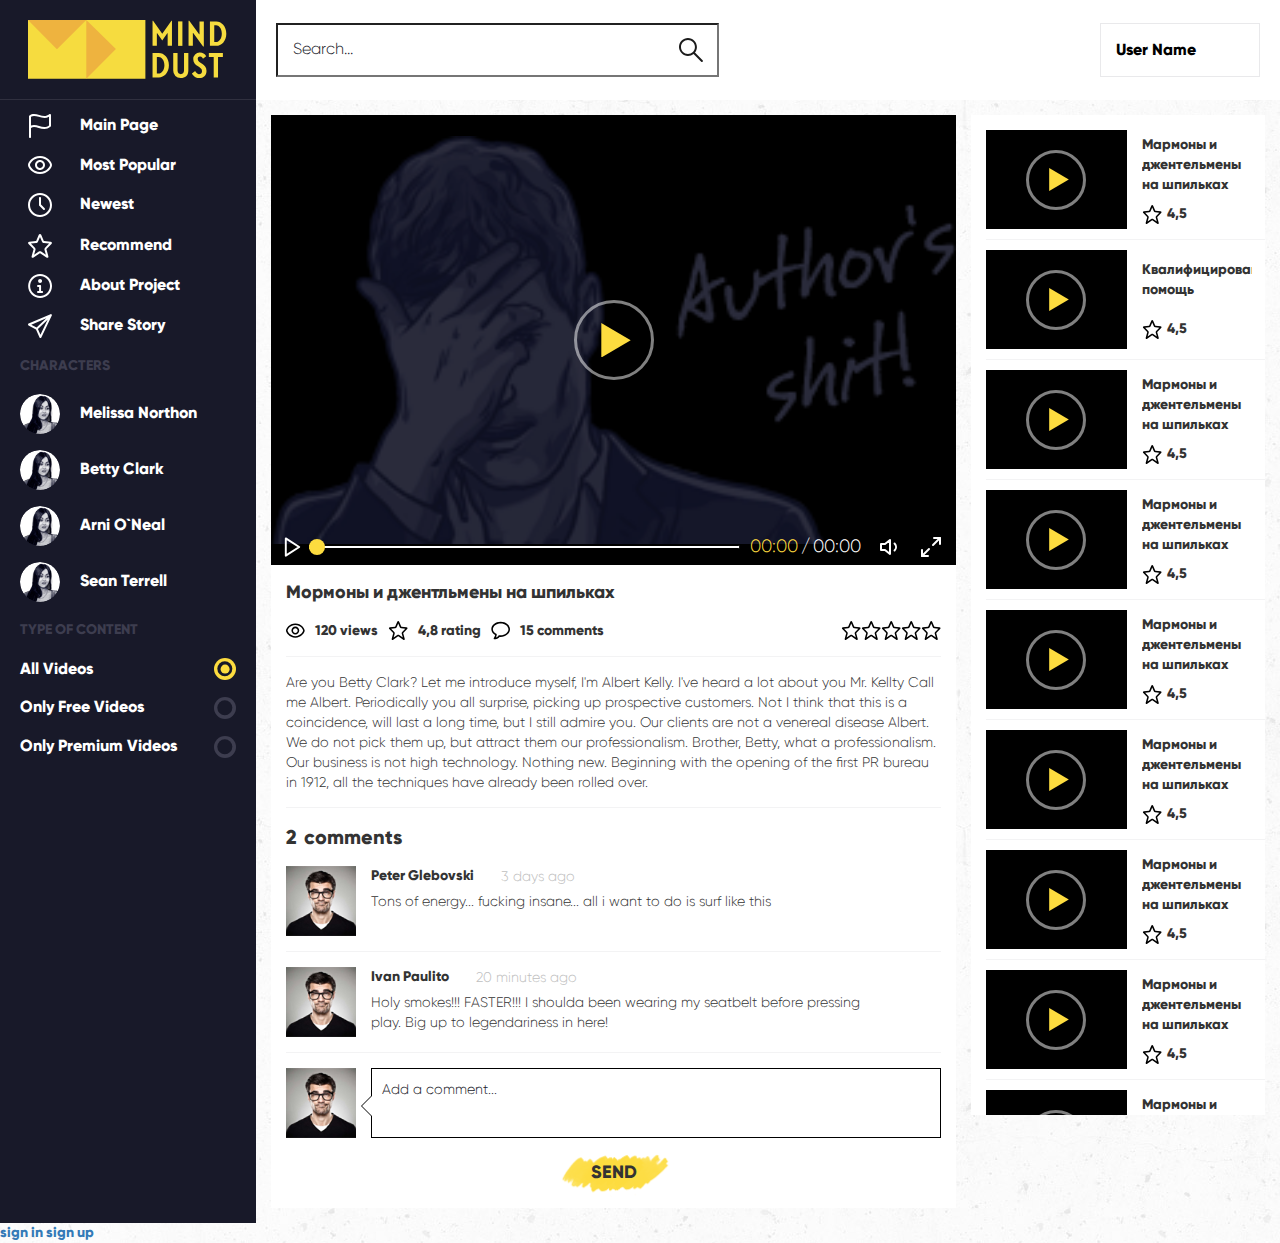
<file: detail-video.html>
<!DOCTYPE html>
<html lang="en">
<head>
    <meta charset="UTF-8">
    <title>Video</title>
    <link rel="stylesheet" href="css/reset.css">
    <link rel="stylesheet" href="plugins/bootstrap/bootstrap.css">
    <link rel="stylesheet" href="plugins/slick/slick.css">
    <link rel="stylesheet" href="https://use.fontawesome.com/releases/v5.3.1/css/all.css" integrity="sha384-mzrmE5qonljUremFsqc01SB46JvROS7bZs3IO2EmfFsd15uHvIt+Y8vEf7N7fWAU" crossorigin="anonymous">
    <link rel="stylesheet" href="plugins/Magnific-Popup/css/magnific-popup.css">
    <link rel="stylesheet" href="css/style.css">
    <link rel="stylesheet" href="css/fonts.css">
    <meta name="viewport" content="width=device-width, initial-scale=1">
</head>
<body>

<section class="page">
    <div class="sidemenu">
        <a href="index.html" class="logo">
            <svg viewBox="0 0 296 87">
                <defs>
                    <style>.cls-1 {
                        fill: #f6dc3f;
                    }

                    .cls-2 {
                        fill: #eeb33f;
                    }</style>
                </defs>
                <rect class="cls-1" width="173.73" height="86.96"></rect>
                <polygon class="cls-2" points="86.27 -0.05 86.27 86.92 130.05 43.08 86.27 -0.05"></polygon>
                <polygon class="cls-2" points="0 0 86.27 0 42.79 43.43 0 0"></polygon>
                <path class="cls-1" d="M191.25,19.63h-.53V38.27h-6.39V1h.8L198.7,20.43,212.28,1h.8V38.27h-6.39V19.63h-.53L198.7,30.28Z"></path>
                <path class="cls-1" d="M222.14,2.06h6.39V38.27h-6.39Z"></path>
                <path class="cls-1" d="M259.15,39.34,244.5,19.1H244V38.27h-6.39V1h1.06l14.65,20.24h.53V2.06h6.39V39.34Z"></path>
                <path class="cls-1" d="M278.59,2.06c7.72,0,14.91,7.19,14.91,18.11s-7.19,18.11-14.91,18.11h-9.32V2.06Zm-2.93,30.36h2.93c3.73,0,8.25-4.53,8.25-12.25s-4.53-12.25-8.25-12.25h-2.93Z"></path>
                <path class="cls-1" d="M193.64,49c7.72,0,14.91,7.19,14.91,18.11s-7.19,18.11-14.91,18.11h-9.32V49Zm-2.93,30.36h2.93c3.73,0,8.25-4.53,8.25-12.25s-4.53-12.25-8.25-12.25h-2.93Z"></path>
                <path class="cls-1" d="M230.92,74.82V49h6.39V74.82c0,7.72-4.79,11.18-11.18,11.18a10.77,10.77,0,0,1-11.18-11.18V49h6.39V74.82c0,3.46,2.13,5.33,4.79,5.33S230.92,78.28,230.92,74.82Z"></path>
                <path class="cls-1" d="M253.56,86c-7.72,0-10.92-6.92-10.92-6.92l4.79-3.46s2.13,4.53,5.59,4.53c2.66,0,4.53-1.6,4.53-4.79,0-6.92-13-6.12-13-17.57a9.38,9.38,0,0,1,9.59-9.59,10.74,10.74,0,0,1,9.59,5.59l-4.79,3.46s-1.6-3.2-4.26-3.2a3.43,3.43,0,0,0-3.46,3.73c0,6.92,13,6.12,13,17.57C264.21,81.75,259.68,86,253.56,86Z"></path>
                <path class="cls-1" d="M267.67,54.85V49h20.77v5.86h-7.19V85.21h-6.39V54.85Z"></path>
            </svg>
        </a>
        <div class="links-list">
            <a href="service.html" class="link-item">
                    <span class="link-item-icon">
                        <svg width="22px" height="25px">
                            <g>
                                <path
                                        d="M21.360,13.861 C19.440,15.439 17.467,15.967 15.524,15.967 C13.512,15.967 11.533,15.409 9.678,14.885 C6.714,14.049 4.140,13.345 2.000,14.891 L2.000,24.000 C2.000,24.554 1.608,24.994 1.061,24.994 C0.514,24.994 0.000,24.554 0.000,24.000 L0.000,3.000 C0.000,2.638 0.228,2.505 0.533,2.449 C3.500,0.035 6.910,0.985 10.210,1.917 C13.741,2.914 17.073,3.854 20.225,1.183 C20.297,1.123 20.380,1.090 20.461,1.054 C20.484,1.040 20.506,1.027 20.531,1.015 C20.574,1.000 20.617,0.993 20.662,0.984 C20.727,0.966 20.786,0.936 20.860,0.936 C20.889,0.936 20.917,0.951 20.946,0.954 C20.952,0.955 20.957,0.957 20.963,0.958 C21.479,1.016 22.000,1.480 22.000,2.000 L22.000,13.000 C22.000,13.381 21.713,13.695 21.360,13.861 ZM15.524,4.933 C13.512,4.933 11.533,4.374 9.678,3.850 C6.714,3.013 4.140,2.311 2.000,3.856 L2.000,12.585 C4.598,11.398 7.441,12.170 10.210,12.952 C13.657,13.925 16.914,14.835 20.000,12.393 L20.000,3.777 C18.515,4.627 17.011,4.933 15.524,4.933 Z"/>
                            </g>
                    </svg >
                    </span>
                <span class="link-item-text">Main Page</span>
            </a>
            <a href="#" class="link-item">
                    <span class="link-item-icon">
                        <svg width="24px" height="18px" fill-rule="nonzero">
                            <g>
                            <path fill-rule="evenodd"
                                  d="M12.000,18.000 C4.205,18.000 -0.000,11.612 -0.000,9.000 C-0.000,6.388 4.205,0.000 12.000,0.000 C19.795,0.000 24.000,6.388 24.000,9.000 C24.000,11.612 19.795,18.000 12.000,18.000 ZM12.000,2.000 C5.216,2.000 2.000,7.614 2.000,9.000 C2.000,10.386 5.216,16.000 12.000,16.000 C18.784,16.000 22.000,10.386 22.000,9.000 C22.000,7.614 18.784,2.000 12.000,2.000 ZM12.000,14.000 C9.243,14.000 7.000,11.757 7.000,9.000 C7.000,6.243 9.243,4.000 12.000,4.000 C14.757,4.000 17.000,6.243 17.000,9.000 C17.000,11.757 14.757,14.000 12.000,14.000 ZM12.000,6.000 C10.346,6.000 9.000,7.346 9.000,9.000 C9.000,10.654 10.346,12.000 12.000,12.000 C13.654,12.000 15.000,10.654 15.000,9.000 C15.000,7.346 13.654,6.000 12.000,6.000 Z"/>
                            </g>
                        </svg>
                    </span>
                <span class="link-item-text">Most Popular</span>
            </a>
            <a href="#" class="link-item">
                    <span class="link-item-icon">
                        <svg width="24px" height="24px">
                            <g>
                                <path
                                        d="M12.000,24.000 C5.383,24.000 -0.000,18.617 -0.000,12.000 C-0.000,5.383 5.383,-0.000 12.000,-0.000 C18.617,-0.000 24.000,5.383 24.000,12.000 C24.000,18.617 18.617,24.000 12.000,24.000 ZM12.000,2.000 C6.486,2.000 2.000,6.486 2.000,12.000 C2.000,17.514 6.486,22.000 12.000,22.000 C17.514,22.000 22.000,17.514 22.000,12.000 C22.000,6.486 17.514,2.000 12.000,2.000 ZM16.000,17.000 C15.744,17.000 15.488,16.902 15.293,16.707 L11.294,12.708 C11.201,12.615 11.128,12.505 11.077,12.382 C11.027,12.261 11.001,12.132 11.001,12.003 C11.001,12.002 11.000,12.001 11.000,12.000 L11.000,5.000 C11.000,4.448 11.448,4.000 12.000,4.000 C12.552,4.000 13.000,4.448 13.000,5.000 L13.000,11.586 L16.707,15.293 C17.098,15.684 17.098,16.316 16.707,16.707 C16.512,16.902 16.256,17.000 16.000,17.000 Z"/>
                            </g>
                        </svg>
                    </span>
                <span class="link-item-text">Newest</span>
            </a>
            <a href="#" class="link-item">
                    <span class="link-item-icon">
                         <svg width="24px" height="25px">
                            <g>
                            <path
                                    d="M19.262,24.839 C18.982,24.839 18.698,24.742 18.419,24.552 L12.054,20.190 L11.920,20.198 L5.572,24.551 C4.927,24.991 4.196,24.895 3.813,24.389 C3.641,24.161 3.472,23.763 3.642,23.161 L5.562,16.355 C5.576,16.285 5.532,16.114 5.486,16.058 L0.540,11.017 C0.128,10.597 -0.013,10.059 0.163,9.577 C0.339,9.096 0.793,8.777 1.378,8.723 L7.925,8.109 C7.987,8.098 8.122,7.998 8.156,7.936 L10.785,1.863 C11.025,1.309 11.477,0.979 11.995,0.979 C12.514,0.979 12.967,1.311 13.204,1.867 L15.837,7.942 C15.868,7.999 16.004,8.098 16.072,8.110 L22.613,8.721 C23.200,8.778 23.653,9.098 23.828,9.579 C24.002,10.061 23.861,10.597 23.449,11.017 L18.502,16.061 C18.458,16.114 18.414,16.285 18.428,16.357 L20.348,23.161 C20.518,23.763 20.349,24.161 20.177,24.389 C19.960,24.675 19.627,24.839 19.262,24.839 ZM11.994,18.198 C12.428,18.198 12.848,18.324 13.176,18.550 L17.897,21.785 L16.518,16.896 C16.305,16.157 16.545,15.217 17.088,14.665 L21.099,10.577 L15.881,10.090 C15.105,10.016 14.321,9.445 14.014,8.730 L11.994,4.067 L9.974,8.733 C9.665,9.447 8.881,10.016 8.110,10.089 L2.893,10.578 L6.903,14.666 C7.445,15.217 7.684,16.157 7.471,16.900 L6.092,21.785 L10.814,18.549 C11.140,18.324 11.560,18.198 11.994,18.198 Z"/>
                            </g>
                        </svg>
                    </span>
                <span class="link-item-text">Recommend</span>
            </a>
            <a href="#" class="link-item">
                    <span class="link-item-icon">
                        <svg width="24px" height="24px">
                            <g>
                                <path
                                        d="M20.509,20.485 C18.257,22.752 15.262,24.000 12.075,24.000 C8.888,24.000 5.893,22.752 3.641,20.485 C-1.009,15.806 -1.009,8.193 3.641,3.515 C5.893,1.248 8.888,-0.000 12.075,-0.000 C15.262,-0.000 18.257,1.248 20.509,3.515 C22.762,5.781 24.003,8.794 24.003,12.000 C24.003,15.205 22.762,18.218 20.509,20.485 ZM19.104,4.929 C17.226,3.040 14.730,2.000 12.075,2.000 C9.420,2.000 6.924,3.040 5.046,4.929 C1.172,8.827 1.172,15.172 5.046,19.071 C6.924,20.960 9.420,22.000 12.075,22.000 C14.730,22.000 17.226,20.960 19.104,19.071 C20.981,17.182 22.015,14.671 22.015,12.000 C22.015,9.329 20.981,6.818 19.104,4.929 ZM14.064,19.000 L10.088,19.000 C9.539,19.000 9.094,18.552 9.094,18.000 C9.094,17.447 9.539,17.000 10.088,17.000 L11.082,17.000 L11.082,13.000 L10.088,13.000 C9.539,13.000 9.094,12.552 9.094,12.000 C9.094,11.448 9.539,11.000 10.088,11.000 L12.076,11.000 C12.625,11.000 13.070,11.448 13.070,12.000 L13.070,17.000 L14.064,17.000 C14.613,17.000 15.058,17.447 15.058,18.000 C15.058,18.552 14.613,19.000 14.064,19.000 ZM12.076,9.000 C10.980,9.000 10.088,8.102 10.088,6.998 C10.088,5.896 10.980,5.000 12.076,5.000 C13.172,5.000 14.064,5.896 14.064,6.998 C14.064,8.102 13.172,9.000 12.076,9.000 Z"/>
                            </g>
                        </svg>
                    </span>
                <span class="link-item-text">About Project</span>
            </a>
            <a href="#" class="link-item">
                    <span class="link-item-icon">
                        <svg width="24px" height="24px">
                            <g>
                                <path
                                        d="M23.815,0.695 C23.829,0.728 23.837,0.761 23.847,0.795 C23.872,0.875 23.886,0.955 23.890,1.038 C23.892,1.076 23.894,1.112 23.892,1.150 C23.886,1.237 23.866,1.323 23.837,1.408 C23.827,1.436 23.824,1.464 23.812,1.491 C23.808,1.499 23.808,1.507 23.805,1.515 L13.334,23.430 C13.168,23.776 12.819,23.996 12.436,23.996 C12.432,23.996 12.428,23.996 12.425,23.996 C12.037,23.991 11.687,23.762 11.528,23.408 L7.973,15.509 L0.526,11.387 C0.193,11.203 -0.005,10.846 0.013,10.465 C0.032,10.086 0.265,9.751 0.614,9.600 L22.513,0.170 C22.520,0.167 22.527,0.167 22.534,0.164 C22.558,0.155 22.583,0.153 22.608,0.145 C22.697,0.117 22.786,0.100 22.877,0.097 C22.914,0.096 22.949,0.100 22.987,0.103 C23.069,0.109 23.148,0.126 23.227,0.153 C23.262,0.165 23.295,0.175 23.329,0.190 C23.435,0.241 23.536,0.304 23.621,0.392 C23.621,0.392 23.622,0.392 23.622,0.393 C23.622,0.393 23.622,0.393 23.622,0.393 C23.623,0.393 23.624,0.394 23.624,0.394 C23.709,0.483 23.769,0.586 23.815,0.695 ZM12.463,20.634 L19.621,5.653 L9.939,15.028 L12.463,20.634 ZM8.582,13.570 L18.311,4.149 L3.266,10.627 L8.582,13.570 Z"/>
                            </g>
                        </svg>
                    </span>
                <span class="link-item-text">Share Story</span>
            </a>
            <div class="links-list-title">characters</div>
            <a href="#" class="link-item link-item-char">
                    <span class="link-item-icon">
                        <span class="link-item-icon">
                            <img src="assets/images/char-img-sidebar.jpg" class="char-image">
                        </span>
                    </span>
                <span class="link-item-text">Melissa Northon</span>
            </a>
            <a href="#" class="link-item link-item-char">
                    <span class="link-item-icon">
                        <span class="link-item-icon">
                            <img src="assets/images/char-img-sidebar.jpg" class="char-image">
                        </span>
                    </span>
                <span class="link-item-text"> Betty Clark</span>
            </a>
            <a href="#" class="link-item link-item-char">
                    <span class="link-item-icon">
                        <span class="link-item-icon">
                            <img src="assets/images/char-img-sidebar.jpg" class="char-image">
                        </span>
                    </span>
                <span class="link-item-text">Arni O`Neal</span>
            </a>
            <a href="#" class="link-item link-item-char">
                    <span class="link-item-icon">
                        <span class="link-item-icon">
                            <img src="assets/images/char-img-sidebar.jpg" class="char-image">
                        </span>
                    </span>
                <span class="link-item-text"> Sean Terrell</span>
            </a>
            <div class="links-list-title">type of content</div>
            <div class="filter checked">
                <div class="filter-name">All Videos</div>
                <div class="filter-radio">
                    <div class="circle circle-out"></div>
                    <div class="circle circle-middle"></div>
                    <div class="circle circle-in"></div>
                </div>
                <input type="radio" class="filter-radio-hidden" name="show-videos" checked>
            </div>
            <div class="filter">
                <div class="filter-name">Only Free Videos</div>
                <div class="filter-radio">
                    <div class="circle circle-out"></div>
                    <div class="circle circle-middle"></div>
                    <div class="circle circle-in"></div>
                </div>
                <input type="radio" class="filter-radio-hidden" name="show-videos">
            </div>
            <div class="filter">
                <div class="filter-name">Only Premium Videos</div>
                <div class="filter-radio">
                    <div class="circle circle-out"></div>
                    <div class="circle circle-middle"></div>
                    <div class="circle circle-in"></div>
                </div>
                <input type="radio" class="filter-radio-hidden" name="show-videos">
            </div>
        </div>
    </div>
    <div class="page-content-wrapper">
        <div class="page-content">
            <div class="page-header">
                <div class="header-search">
                    <input class="search-input" placeholder="Search...">
                    <button class="search-icon">
                        <svg width="24px" height="24px">
                            <path fill-rule="evenodd"  fill="rgb(27, 27, 27)"
                                  d="M23.611,23.707 C23.416,23.902 23.161,24.000 22.906,24.000 C22.651,24.000 22.397,23.902 22.202,23.707 L14.549,16.025 C13.015,17.258 11.073,18.000 8.959,18.000 C4.015,18.000 -0.007,13.963 -0.007,9.001 C-0.007,4.038 4.015,-0.000 8.959,-0.000 C13.903,-0.000 17.925,4.038 17.925,9.001 C17.925,11.122 17.186,13.071 15.958,14.611 L23.611,22.293 C24.000,22.684 24.000,23.316 23.611,23.707 ZM8.959,2.000 C5.113,2.000 1.985,5.141 1.985,9.001 C1.985,12.860 5.113,16.000 8.959,16.000 C12.804,16.000 15.933,12.860 15.933,9.001 C15.933,5.141 12.804,2.000 8.959,2.000 Z"/>
                        </svg>
                    </button>
                </div>
                <div class="header-account">
                    <div class="lp-control-btn-wrap" style="display: none">
                        <button  href="#loginPopup" class="lp-control-btn mgp-sign">sing in</button>
                        <div class="lp-control-btn-bg">
                            <img src="assets/images/sign-btn-bg.png" alt="">
                        </div>
                    </div>
                    <div class="header-account-dropdown">
                        <div class="dropdown-item dropdown-title">
                            <div class="dropdown-user">User Name</div>
                            <div class="dropdown-carret"><i class="fas fa-chevron-down"></i></div>
                        </div>
                        <div class="dropdown-menu">
                            <div class="dropdown-menu-list">
                                <a href="#" class="dropdown-item">Profile settings</a>
                                <a href="#" class="dropdown-item">Log Out</a>
                            </div>
                        </div>
                    </div>
                </div>
            </div>
            <div class="page-video-content">
                <div class="video-container">
                    <div class="player" id="player">
                        <div class="mediaplayer">
                            <video preload="none" id="video" poster="assets/images/ashit.png">
                                <!--<source src="http://corrupt-system.de/assets/media/sintel/sintel-trailer.webm" type="video/mp4" />-->
                                <source src="assets/videos/Childish_Gambino_-_Feels_Like_Summer.mp4">
                                <source src="assets/videos/Predupreditelniy_vistrel_2018_320.mp4" type="video/mp4" />
                                <source src="http://corrupt-system.de/assets/media/sintel/sintel-trailer.webm" type="video/webm" />
                                <p>Whoops! Looks like your browser doesn't support HTML5 video...</p>
                            </video>
                            <div class="play-btn" id="playVideo">
                                <svg viewBox="0 0 46 53">
                                    <polygon points="0.44 0 0.44 53 45.56 26.5 0.44 0"></polygon>
                                </svg>
                            </div>
                            <div class="video-controls-wrap">
                                <div class="video-controls"  id="mediaControls">
                                    <div class="pause-btn" id="pauseVideo">
                                        <svg id="pauseIcon" class="hidden" width="24" height="24" viewBox="0 0 24 24"
                                             fill="none" stroke="currentColor" stroke-width="2" stroke-linecap="round"
                                             stroke-linejoin="round" class="video-svg">
                                            <rect x="6" y="4" width="4" height="16"></rect>
                                            <rect x="14" y="4" width="4" height="16"></rect>
                                        </svg>
                                        <svg id="playIcon" xmlns="http://www.w3.org/2000/svg" width="24" height="24"
                                             viewBox="0 0 24 24" fill="none" stroke="currentColor" stroke-width="2"
                                             stroke-linecap="round" stroke-linejoin="round"
                                             class="feather feather-play">
                                            <polygon points="5 3 19 12 5 21 5 3"></polygon>
                                        </svg>
                                    </div>
                                    <div class="mediacontrols">
                                        <input type="range" value="0" step="any" class="seekbar" id='seekBar' disabled="" />
                                        <input type="range" value="50" step="any" class="seekbarFake" id='seekBarOut' />
                                    </div>

                                    <div class="time-indication">
                                        <div class="time-now" id="videoCurrentTime">00:00</div>
                                        <div class="time-separator">/</div>
                                        <div class="time-all" id="videoAllTime">00:00</div>
                                    </div>

                                    <div class="volume-control">
                                        <div class="volume-icons" id="volumeIcons">
                                            <div class="mute-btn hidden" id="muteVideo0">
                                                <svg xmlns="http://www.w3.org/2000/svg" width="24" height="24"
                                                     viewBox="0 0 24 24" fill="none" stroke="currentColor"
                                                     stroke-width="2"
                                                     stroke-linecap="round" stroke-linejoin="round"
                                                     class="video-svg">
                                                    <polygon points="11 5 6 9 2 9 2 15 6 15 11 19 11 5"></polygon>
                                                    <line x1="23" y1="9" x2="17" y2="15"></line>
                                                    <line x1="17" y1="9" x2="23" y2="15"></line>
                                                </svg>
                                            </div>
                                            <div class="mute-btn hidden" id="muteVideo1">
                                                <svg width="24" height="24" viewBox="0 0 24 24"
                                                     fill="none" stroke="currentColor" stroke-width="2"
                                                     stroke-linecap="round"
                                                     stroke-linejoin="round" class="video-svg">
                                                    <polygon points="11 5 6 9 2 9 2 15 6 15 11 19 11 5"></polygon>
                                                </svg>
                                            </div>
                                            <div class="mute-btn" id="muteVideo2">
                                                <svg xwidth="24" height="24"
                                                     viewBox="0 0 24 24" fill="none" stroke="currentColor"
                                                     stroke-width="2"
                                                     stroke-linecap="round" stroke-linejoin="round"
                                                     class="video-svg">
                                                    <polygon points="11 5 6 9 2 9 2 15 6 15 11 19 11 5"></polygon>
                                                    <path d="M15.54 8.46a5 5 0 0 1 0 7.07"></path>
                                                </svg>
                                            </div>
                                            <div class="mute-btn hidden" id="muteVideo3">
                                                <svg width="24" height="24"
                                                     viewBox="0 0 24 24" fill="none" stroke="currentColor"
                                                     stroke-width="2"
                                                     stroke-linecap="round" stroke-linejoin="round"
                                                     class="video-svg">
                                                    <polygon points="11 5 6 9 2 9 2 15 6 15 11 19 11 5"></polygon>
                                                    <path d="M19.07 4.93a10 10 0 0 1 0 14.14M15.54 8.46a5 5 0 0 1 0 7.07"></path>
                                                </svg>
                                            </div>
                                        </div>
                                        <div class="volume-bar-wrap">
                                            <input type="range" id="volume-bar" min="0" max="1" step="0.1" value="0.7">
                                        </div>
                                    </div>

                                    <div class="fullscreen-btn" id="fullscreenVideo">
                                        <svg width="24" height="24" viewBox="0 0 24 24"
                                             fill="none" stroke="currentColor" stroke-width="2" stroke-linecap="round"
                                             stroke-linejoin="round" class="video-svg">
                                            <polyline class="full-svg-top" points="15 3 21 3 21 9"></polyline>
                                            <polyline class="full-svg-bot" points="9 21 3 21 3 15"></polyline>
                                            <line class="full-svg-top" x1="21" y1="3" x2="14" y2="10"></line>
                                            <line class="full-svg-bot" x1="3" y1="21" x2="10" y2="14"></line>
                                        </svg>
                                    </div>
                                </div>
                            </div>
                        </div>

                    </div>
                    <div class="info">
                        <div class="video-name">Мормоны и джентльмены на шпильках</div>
                        <div class="video-about">
                            <div class="about-wrap">
                                <div class="about-item">
                                    <div class="about-icon">
                                        <svg width="19px" height="15px">
                                            <path d="M9.343,14.737 C3.274,14.737 0.000,9.653 0.000,7.575 C0.000,5.496 3.274,0.412 9.343,0.412 C15.413,0.412 18.687,5.496 18.687,7.575 C18.687,9.653 15.413,14.737 9.343,14.737 ZM9.343,2.004 C4.061,2.004 1.557,6.472 1.557,7.575 C1.557,8.677 4.061,13.145 9.343,13.145 C14.626,13.145 17.129,8.677 17.129,7.575 C17.129,6.472 14.626,2.004 9.343,2.004 ZM9.343,11.554 C7.197,11.554 5.450,9.768 5.450,7.575 C5.450,5.381 7.197,3.596 9.343,3.596 C11.490,3.596 13.236,5.381 13.236,7.575 C13.236,9.768 11.490,11.554 9.343,11.554 ZM9.343,5.187 C8.055,5.187 7.008,6.258 7.008,7.575 C7.008,8.891 8.055,9.962 9.343,9.962 C10.631,9.962 11.679,8.891 11.679,7.575 C11.679,6.258 10.631,5.187 9.343,5.187 Z"/>
                                        </svg>
                                    </div>
                                    <div class="about-val">120 views</div>
                                </div>
                                <div class="about-item">
                                    <div class="about-icon">
                                        <svg width="20px" height="19px">
                                            <path d="M15.874,18.996 C15.655,18.996 15.435,18.919 15.218,18.768 L10.262,15.296 L10.157,15.303 L5.214,18.767 C4.712,19.117 4.143,19.041 3.845,18.638 C3.711,18.456 3.580,18.140 3.712,17.661 L5.207,12.244 C5.218,12.189 5.184,12.053 5.147,12.008 L1.297,7.996 C0.976,7.662 0.866,7.234 1.003,6.851 C1.140,6.467 1.494,6.214 1.949,6.171 L7.046,5.682 C7.095,5.673 7.200,5.594 7.227,5.545 L9.274,0.712 C9.460,0.271 9.812,0.008 10.215,0.008 C10.620,0.008 10.972,0.272 11.157,0.715 L13.207,5.549 C13.231,5.595 13.337,5.673 13.390,5.683 L18.483,6.169 C18.940,6.215 19.293,6.470 19.429,6.852 C19.564,7.235 19.454,7.663 19.134,7.996 L15.282,12.010 C15.247,12.053 15.213,12.189 15.224,12.246 L16.719,17.661 C16.851,18.140 16.720,18.456 16.586,18.638 C16.418,18.866 16.158,18.996 15.874,18.996 ZM10.215,13.712 C10.552,13.712 10.879,13.811 11.135,13.991 L14.811,16.566 L13.737,12.675 C13.572,12.087 13.758,11.339 14.181,10.900 L17.304,7.646 L13.241,7.259 C12.637,7.200 12.026,6.745 11.788,6.177 L10.215,2.466 L8.642,6.179 C8.401,6.747 7.791,7.200 7.191,7.258 L3.128,7.647 L6.251,10.901 C6.673,11.339 6.859,12.087 6.693,12.679 L5.620,16.566 L9.296,13.990 C9.550,13.811 9.877,13.712 10.215,13.712 Z"/>
                                        </svg>
                                    </div>
                                    <div class="about-val">4,8 rating</div>
                                </div>
                                <div class="about-item">
                                    <div class="about-icon">
                                        <svg width="19px" height="19px">
                                            <path d="M3.424,18.328 C3.129,18.328 2.860,18.158 2.728,17.888 C2.592,17.611 2.627,17.279 2.815,17.037 C2.827,17.021 3.934,15.581 4.153,14.075 C2.214,13.083 0.309,10.987 0.309,8.350 C0.309,4.198 4.501,0.821 9.653,0.821 C14.805,0.821 18.996,4.198 18.996,8.350 C18.996,12.536 14.805,15.941 9.653,15.941 L8.535,15.941 C7.012,18.205 3.597,18.324 3.444,18.328 C3.437,18.328 3.431,18.328 3.424,18.328 ZM9.653,2.412 C5.359,2.412 1.867,5.076 1.867,8.350 C1.867,10.390 3.572,12.152 5.257,12.839 C5.553,12.960 5.747,13.253 5.747,13.579 C5.747,14.635 5.379,15.668 4.984,16.472 C5.884,16.219 6.924,15.729 7.403,14.780 C7.537,14.516 7.804,14.349 8.095,14.349 L9.653,14.349 C13.946,14.349 17.439,11.658 17.439,8.350 C17.439,5.076 13.946,2.412 9.653,2.412 Z"/>
                                        </svg>
                                    </div>
                                    <div class="about-val">15 comments</div>
                                </div>
                            </div>
                            <div class="rating-wrap">
                                <div class="rating-item" title="1">
                                    <svg width="20px" height="19px" class="star-selected-non">
                                        <path d="M15.874,18.996 C15.655,18.996 15.435,18.919 15.218,18.768 L10.262,15.296 L10.157,15.303 L5.214,18.767 C4.712,19.117 4.143,19.041 3.845,18.638 C3.711,18.456 3.580,18.140 3.712,17.661 L5.207,12.244 C5.218,12.189 5.184,12.053 5.147,12.008 L1.297,7.996 C0.976,7.662 0.866,7.234 1.003,6.851 C1.140,6.467 1.494,6.214 1.949,6.171 L7.046,5.682 C7.095,5.673 7.200,5.594 7.227,5.545 L9.274,0.712 C9.460,0.271 9.812,0.008 10.215,0.008 C10.620,0.008 10.972,0.272 11.157,0.715 L13.207,5.549 C13.231,5.595 13.337,5.673 13.390,5.683 L18.483,6.169 C18.940,6.215 19.293,6.470 19.429,6.852 C19.564,7.235 19.454,7.663 19.134,7.996 L15.282,12.010 C15.247,12.053 15.213,12.189 15.224,12.246 L16.719,17.661 C16.851,18.140 16.720,18.456 16.586,18.638 C16.418,18.866 16.158,18.996 15.874,18.996 ZM10.215,13.712 C10.552,13.712 10.879,13.811 11.135,13.991 L14.811,16.566 L13.737,12.675 C13.572,12.087 13.758,11.339 14.181,10.900 L17.304,7.646 L13.241,7.259 C12.637,7.200 12.026,6.745 11.788,6.177 L10.215,2.466 L8.642,6.179 C8.401,6.747 7.791,7.200 7.191,7.258 L3.128,7.647 L6.251,10.901 C6.673,11.339 6.859,12.087 6.693,12.679 L5.620,16.566 L9.296,13.990 C9.550,13.811 9.877,13.712 10.215,13.712 Z"></path>
                                    </svg>
                                    <svg width="20px" height="19px" class="star-selected" >
                                        <defs>
                                            <filter id="Filter_0">
                                                <feFlood flood-color="rgb(253, 220, 63)" flood-opacity="1"
                                                         result="floodOut"/>
                                                <feComposite operator="atop" in="floodOut" in2="SourceGraphic"
                                                             result="compOut"/>
                                                <feBlend mode="normal" in="compOut" in2="SourceGraphic"/>
                                            </filter>
                                        </defs>
                                        <g filter="url(#Filter_0)">
                                            <path fill-rule="evenodd" fill="rgb(27, 27, 27)"
                                                  d="M19.134,7.996 L15.282,12.010 C15.247,12.053 15.213,12.189 15.224,12.246 L16.719,17.661 C16.851,18.140 16.720,18.456 16.586,18.638 C16.418,18.866 16.158,18.996 15.874,18.996 C15.656,18.996 15.435,18.919 15.218,18.768 L10.262,15.296 L10.157,15.303 L5.214,18.767 C4.712,19.117 4.143,19.041 3.845,18.638 C3.711,18.456 3.580,18.140 3.712,17.661 L5.207,12.244 C5.218,12.189 5.184,12.053 5.147,12.008 L1.297,7.996 C0.976,7.662 0.866,7.234 1.003,6.851 C1.140,6.467 1.494,6.214 1.949,6.171 L7.046,5.682 C7.095,5.673 7.200,5.594 7.227,5.545 L9.274,0.712 C9.460,0.271 9.812,0.008 10.216,0.008 C10.620,0.008 10.972,0.272 11.157,0.715 L13.207,5.550 C13.231,5.595 13.337,5.673 13.390,5.683 L18.483,6.169 C18.940,6.215 19.293,6.470 19.429,6.852 C19.564,7.235 19.454,7.663 19.134,7.996 Z"/>
                                        </g>
                                    </svg>
                                </div>
                                <div class="rating-item" title="2">
                                    <svg width="20px" height="19px" class="star-selected-non">
                                        <path d="M15.874,18.996 C15.655,18.996 15.435,18.919 15.218,18.768 L10.262,15.296 L10.157,15.303 L5.214,18.767 C4.712,19.117 4.143,19.041 3.845,18.638 C3.711,18.456 3.580,18.140 3.712,17.661 L5.207,12.244 C5.218,12.189 5.184,12.053 5.147,12.008 L1.297,7.996 C0.976,7.662 0.866,7.234 1.003,6.851 C1.140,6.467 1.494,6.214 1.949,6.171 L7.046,5.682 C7.095,5.673 7.200,5.594 7.227,5.545 L9.274,0.712 C9.460,0.271 9.812,0.008 10.215,0.008 C10.620,0.008 10.972,0.272 11.157,0.715 L13.207,5.549 C13.231,5.595 13.337,5.673 13.390,5.683 L18.483,6.169 C18.940,6.215 19.293,6.470 19.429,6.852 C19.564,7.235 19.454,7.663 19.134,7.996 L15.282,12.010 C15.247,12.053 15.213,12.189 15.224,12.246 L16.719,17.661 C16.851,18.140 16.720,18.456 16.586,18.638 C16.418,18.866 16.158,18.996 15.874,18.996 ZM10.215,13.712 C10.552,13.712 10.879,13.811 11.135,13.991 L14.811,16.566 L13.737,12.675 C13.572,12.087 13.758,11.339 14.181,10.900 L17.304,7.646 L13.241,7.259 C12.637,7.200 12.026,6.745 11.788,6.177 L10.215,2.466 L8.642,6.179 C8.401,6.747 7.791,7.200 7.191,7.258 L3.128,7.647 L6.251,10.901 C6.673,11.339 6.859,12.087 6.693,12.679 L5.620,16.566 L9.296,13.990 C9.550,13.811 9.877,13.712 10.215,13.712 Z"></path>
                                    </svg>
                                    <svg width="20px" height="19px" class="star-selected" >
                                        <defs>
                                            <filter id="Filter_1">
                                                <feFlood flood-color="rgb(253, 220, 63)" flood-opacity="1"
                                                         result="floodOut"/>
                                                <feComposite operator="atop" in="floodOut" in2="SourceGraphic"
                                                             result="compOut"/>
                                                <feBlend mode="normal" in="compOut" in2="SourceGraphic"/>
                                            </filter>
                                        </defs>
                                        <g filter="url(#Filter_1)">
                                            <path fill-rule="evenodd" fill="rgb(27, 27, 27)"
                                                  d="M19.134,7.996 L15.282,12.010 C15.247,12.053 15.213,12.189 15.224,12.246 L16.719,17.661 C16.851,18.140 16.720,18.456 16.586,18.638 C16.418,18.866 16.158,18.996 15.874,18.996 C15.656,18.996 15.435,18.919 15.218,18.768 L10.262,15.296 L10.157,15.303 L5.214,18.767 C4.712,19.117 4.143,19.041 3.845,18.638 C3.711,18.456 3.580,18.140 3.712,17.661 L5.207,12.244 C5.218,12.189 5.184,12.053 5.147,12.008 L1.297,7.996 C0.976,7.662 0.866,7.234 1.003,6.851 C1.140,6.467 1.494,6.214 1.949,6.171 L7.046,5.682 C7.095,5.673 7.200,5.594 7.227,5.545 L9.274,0.712 C9.460,0.271 9.812,0.008 10.216,0.008 C10.620,0.008 10.972,0.272 11.157,0.715 L13.207,5.550 C13.231,5.595 13.337,5.673 13.390,5.683 L18.483,6.169 C18.940,6.215 19.293,6.470 19.429,6.852 C19.564,7.235 19.454,7.663 19.134,7.996 Z"/>
                                        </g>
                                    </svg>
                                </div>
                                <div class="rating-item" title="3">
                                    <svg width="20px" height="19px" class="star-selected-non">
                                        <path d="M15.874,18.996 C15.655,18.996 15.435,18.919 15.218,18.768 L10.262,15.296 L10.157,15.303 L5.214,18.767 C4.712,19.117 4.143,19.041 3.845,18.638 C3.711,18.456 3.580,18.140 3.712,17.661 L5.207,12.244 C5.218,12.189 5.184,12.053 5.147,12.008 L1.297,7.996 C0.976,7.662 0.866,7.234 1.003,6.851 C1.140,6.467 1.494,6.214 1.949,6.171 L7.046,5.682 C7.095,5.673 7.200,5.594 7.227,5.545 L9.274,0.712 C9.460,0.271 9.812,0.008 10.215,0.008 C10.620,0.008 10.972,0.272 11.157,0.715 L13.207,5.549 C13.231,5.595 13.337,5.673 13.390,5.683 L18.483,6.169 C18.940,6.215 19.293,6.470 19.429,6.852 C19.564,7.235 19.454,7.663 19.134,7.996 L15.282,12.010 C15.247,12.053 15.213,12.189 15.224,12.246 L16.719,17.661 C16.851,18.140 16.720,18.456 16.586,18.638 C16.418,18.866 16.158,18.996 15.874,18.996 ZM10.215,13.712 C10.552,13.712 10.879,13.811 11.135,13.991 L14.811,16.566 L13.737,12.675 C13.572,12.087 13.758,11.339 14.181,10.900 L17.304,7.646 L13.241,7.259 C12.637,7.200 12.026,6.745 11.788,6.177 L10.215,2.466 L8.642,6.179 C8.401,6.747 7.791,7.200 7.191,7.258 L3.128,7.647 L6.251,10.901 C6.673,11.339 6.859,12.087 6.693,12.679 L5.620,16.566 L9.296,13.990 C9.550,13.811 9.877,13.712 10.215,13.712 Z"></path>
                                    </svg>
                                    <svg width="20px" height="19px" class="star-selected" >
                                        <defs>
                                            <filter id="Filter_2">
                                                <feFlood flood-color="rgb(253, 220, 63)" flood-opacity="1"
                                                         result="floodOut"/>
                                                <feComposite operator="atop" in="floodOut" in2="SourceGraphic"
                                                             result="compOut"/>
                                                <feBlend mode="normal" in="compOut" in2="SourceGraphic"/>
                                            </filter>
                                        </defs>
                                        <g filter="url(#Filter_2)">
                                            <path fill-rule="evenodd" fill="rgb(27, 27, 27)"
                                                  d="M19.134,7.996 L15.282,12.010 C15.247,12.053 15.213,12.189 15.224,12.246 L16.719,17.661 C16.851,18.140 16.720,18.456 16.586,18.638 C16.418,18.866 16.158,18.996 15.874,18.996 C15.656,18.996 15.435,18.919 15.218,18.768 L10.262,15.296 L10.157,15.303 L5.214,18.767 C4.712,19.117 4.143,19.041 3.845,18.638 C3.711,18.456 3.580,18.140 3.712,17.661 L5.207,12.244 C5.218,12.189 5.184,12.053 5.147,12.008 L1.297,7.996 C0.976,7.662 0.866,7.234 1.003,6.851 C1.140,6.467 1.494,6.214 1.949,6.171 L7.046,5.682 C7.095,5.673 7.200,5.594 7.227,5.545 L9.274,0.712 C9.460,0.271 9.812,0.008 10.216,0.008 C10.620,0.008 10.972,0.272 11.157,0.715 L13.207,5.550 C13.231,5.595 13.337,5.673 13.390,5.683 L18.483,6.169 C18.940,6.215 19.293,6.470 19.429,6.852 C19.564,7.235 19.454,7.663 19.134,7.996 Z"/>
                                        </g>
                                    </svg>
                                </div>
                                <div class="rating-item" title="4">
                                    <svg width="20px" height="19px" class="star-selected-non">
                                        <path d="M15.874,18.996 C15.655,18.996 15.435,18.919 15.218,18.768 L10.262,15.296 L10.157,15.303 L5.214,18.767 C4.712,19.117 4.143,19.041 3.845,18.638 C3.711,18.456 3.580,18.140 3.712,17.661 L5.207,12.244 C5.218,12.189 5.184,12.053 5.147,12.008 L1.297,7.996 C0.976,7.662 0.866,7.234 1.003,6.851 C1.140,6.467 1.494,6.214 1.949,6.171 L7.046,5.682 C7.095,5.673 7.200,5.594 7.227,5.545 L9.274,0.712 C9.460,0.271 9.812,0.008 10.215,0.008 C10.620,0.008 10.972,0.272 11.157,0.715 L13.207,5.549 C13.231,5.595 13.337,5.673 13.390,5.683 L18.483,6.169 C18.940,6.215 19.293,6.470 19.429,6.852 C19.564,7.235 19.454,7.663 19.134,7.996 L15.282,12.010 C15.247,12.053 15.213,12.189 15.224,12.246 L16.719,17.661 C16.851,18.140 16.720,18.456 16.586,18.638 C16.418,18.866 16.158,18.996 15.874,18.996 ZM10.215,13.712 C10.552,13.712 10.879,13.811 11.135,13.991 L14.811,16.566 L13.737,12.675 C13.572,12.087 13.758,11.339 14.181,10.900 L17.304,7.646 L13.241,7.259 C12.637,7.200 12.026,6.745 11.788,6.177 L10.215,2.466 L8.642,6.179 C8.401,6.747 7.791,7.200 7.191,7.258 L3.128,7.647 L6.251,10.901 C6.673,11.339 6.859,12.087 6.693,12.679 L5.620,16.566 L9.296,13.990 C9.550,13.811 9.877,13.712 10.215,13.712 Z"></path>
                                    </svg>
                                    <svg width="20px" height="19px" class="star-selected" >
                                <defs>
                                    <filter id="Filter_3">
                                        <feFlood flood-color="rgb(253, 220, 63)" flood-opacity="1" result="floodOut" />
                                        <feComposite operator="atop" in="floodOut" in2="SourceGraphic" result="compOut" />
                                        <feBlend mode="normal" in="compOut" in2="SourceGraphic" />
                                    </filter>
                                </defs>
                                <g filter="url(#Filter_3)">
                                    <path fill-rule="evenodd"  fill="rgb(27, 27, 27)"
                                          d="M19.134,7.996 L15.282,12.010 C15.247,12.053 15.213,12.189 15.224,12.246 L16.719,17.661 C16.851,18.140 16.720,18.456 16.586,18.638 C16.418,18.866 16.158,18.996 15.874,18.996 C15.656,18.996 15.435,18.919 15.218,18.768 L10.262,15.296 L10.157,15.303 L5.214,18.767 C4.712,19.117 4.143,19.041 3.845,18.638 C3.711,18.456 3.580,18.140 3.712,17.661 L5.207,12.244 C5.218,12.189 5.184,12.053 5.147,12.008 L1.297,7.996 C0.976,7.662 0.866,7.234 1.003,6.851 C1.140,6.467 1.494,6.214 1.949,6.171 L7.046,5.682 C7.095,5.673 7.200,5.594 7.227,5.545 L9.274,0.712 C9.460,0.271 9.812,0.008 10.216,0.008 C10.620,0.008 10.972,0.272 11.157,0.715 L13.207,5.550 C13.231,5.595 13.337,5.673 13.390,5.683 L18.483,6.169 C18.940,6.215 19.293,6.470 19.429,6.852 C19.564,7.235 19.454,7.663 19.134,7.996 Z"/>
                                </g>
                            </svg>
                                </div>
                                <div class="rating-item" title="5">
                                    <svg width="20px" height="19px" class="star-selected-non">
                                        <path d="M15.874,18.996 C15.655,18.996 15.435,18.919 15.218,18.768 L10.262,15.296 L10.157,15.303 L5.214,18.767 C4.712,19.117 4.143,19.041 3.845,18.638 C3.711,18.456 3.580,18.140 3.712,17.661 L5.207,12.244 C5.218,12.189 5.184,12.053 5.147,12.008 L1.297,7.996 C0.976,7.662 0.866,7.234 1.003,6.851 C1.140,6.467 1.494,6.214 1.949,6.171 L7.046,5.682 C7.095,5.673 7.200,5.594 7.227,5.545 L9.274,0.712 C9.460,0.271 9.812,0.008 10.215,0.008 C10.620,0.008 10.972,0.272 11.157,0.715 L13.207,5.549 C13.231,5.595 13.337,5.673 13.390,5.683 L18.483,6.169 C18.940,6.215 19.293,6.470 19.429,6.852 C19.564,7.235 19.454,7.663 19.134,7.996 L15.282,12.010 C15.247,12.053 15.213,12.189 15.224,12.246 L16.719,17.661 C16.851,18.140 16.720,18.456 16.586,18.638 C16.418,18.866 16.158,18.996 15.874,18.996 ZM10.215,13.712 C10.552,13.712 10.879,13.811 11.135,13.991 L14.811,16.566 L13.737,12.675 C13.572,12.087 13.758,11.339 14.181,10.900 L17.304,7.646 L13.241,7.259 C12.637,7.200 12.026,6.745 11.788,6.177 L10.215,2.466 L8.642,6.179 C8.401,6.747 7.791,7.200 7.191,7.258 L3.128,7.647 L6.251,10.901 C6.673,11.339 6.859,12.087 6.693,12.679 L5.620,16.566 L9.296,13.990 C9.550,13.811 9.877,13.712 10.215,13.712 Z"></path>
                                    </svg>
                                    <svg width="20px" height="19px" class="star-selected">
                                        <defs>
                                            <filter id="Filter_4">
                                                <feFlood flood-color="rgb(253, 220, 63)" flood-opacity="1"
                                                         result="floodOut"/>
                                                <feComposite operator="atop" in="floodOut" in2="SourceGraphic"
                                                             result="compOut"/>
                                                <feBlend mode="normal" in="compOut" in2="SourceGraphic"/>
                                            </filter>
                                        </defs>
                                        <g filter="url(#Filter_4)">
                                            <path fill-rule="evenodd" fill="rgb(27, 27, 27)"
                                                  d="M19.134,7.996 L15.282,12.010 C15.247,12.053 15.213,12.189 15.224,12.246 L16.719,17.661 C16.851,18.140 16.720,18.456 16.586,18.638 C16.418,18.866 16.158,18.996 15.874,18.996 C15.656,18.996 15.435,18.919 15.218,18.768 L10.262,15.296 L10.157,15.303 L5.214,18.767 C4.712,19.117 4.143,19.041 3.845,18.638 C3.711,18.456 3.580,18.140 3.712,17.661 L5.207,12.244 C5.218,12.189 5.184,12.053 5.147,12.008 L1.297,7.996 C0.976,7.662 0.866,7.234 1.003,6.851 C1.140,6.467 1.494,6.214 1.949,6.171 L7.046,5.682 C7.095,5.673 7.200,5.594 7.227,5.545 L9.274,0.712 C9.460,0.271 9.812,0.008 10.216,0.008 C10.620,0.008 10.972,0.272 11.157,0.715 L13.207,5.550 C13.231,5.595 13.337,5.673 13.390,5.683 L18.483,6.169 C18.940,6.215 19.293,6.470 19.429,6.852 C19.564,7.235 19.454,7.663 19.134,7.996 Z"/>
                                        </g>
                                    </svg>
                                </div>
                                <div class="rating">
                                    <select id="videoRating">
                                        <option value="1">1</option>
                                        <option value="2">2</option>
                                        <option value="3">3</option>
                                        <option value="4">4</option>
                                        <option value="5">5</option>
                                    </select>
                                </div>
                            </div>
                        </div>
                        <div class="video-description">
                            Are you Betty Clark? Let me introduce myself, I'm Albert Kelly. I've heard a lot about you
                            Mr. Kellty Call me Albert. Periodically you all surprise, picking up prospective customers.
                            Not I think that this is a coincidence, will last a long time, but I still admire you. Our
                            clients are not a venereal disease Albert. We do not pick them up, but attract them our
                            professionalism. Brother, Betty, what a professionalism. Our business is not high
                            technology. Nothing new. Beginning with the opening of the first PR bureau in 1912, all the
                            techniques have already been rolled over.
                        </div>
                    </div>
                    <div class="comments-block">
                        <div class="comments-block-title">
                            <div class="value">2</div>
                            <div class="text">comments</div>
                        </div>
                        <div class="comments-list">
                            <div class="comment-item">
                                <div class="sender-img">
                                    <img src="assets/images/comment-image-1.jpg" alt="">
                                </div>
                                <div class="msg-info">
                                    <div class="msg-title">
                                        <div class="sender-name">Peter Glebovski</div>
                                        <div class="msg-date">3 days ago</div>
                                    </div>
                                    <div class="msg-content">Tons of energy... fucking insane... all i want to do is surf like this</div>
                                </div>
                            </div>
                            <div class="comment-item">
                                <div class="sender-img">
                                    <img src="assets/images/comment-image-1.jpg" alt="">
                                </div>
                                <div class="msg-info">
                                    <div class="msg-title">
                                        <div class="sender-name">Ivan Paulito</div>
                                        <div class="msg-date">20 minutes ago</div>
                                    </div>
                                    <div class="msg-content">Holy smokes!!! FASTER!!! I shoulda been wearing my seatbelt
                                        before pressing play. Big up to legendariness in here!
                                    </div>
                                </div>
                            </div>
                            <div class="comment-item-send">
                                <div class="comment-item-send-msg">
                                    <div class="sender-img">
                                        <img src="assets/images/comment-image-1.jpg" alt="">
                                    </div>
                                    <div class="msg-send-content">
                                        <textarea name="" id="cmtMsgContent" class="msg-content"
                                                  placeholder="Add a comment..."></textarea>
                                        <div class="msg-triangle-b"></div>
                                        <div class="msg-triangle-w"></div>
                                    </div>
                                </div>
                                <div class="comment-item-send-control">
                                    <div class="lp-control-btn-wrap">
                                        <button class="lp-control-btn">send</button>
                                        <div class="lp-control-btn-bg">
                                            <img src="assets/images/sign-btn-bg.png" alt="">
                                        </div>
                                    </div>
                                </div>
                            </div>

                        </div>
                    </div>
                </div>
                <div class="recommend-list-wrap">
                    <div class="recommend-list">
                    <div class="recommend-video">
                        <a href="detail-video.html" class="preview">
                            <div class="play-btn">
                                    <svg viewBox="0 0 46 53">
                                        <polygon points="0.44 0 0.44 53 45.56 26.5 0.44 0"></polygon>
                                    </svg>
                                </div>
                        </a>
                        <div class="recommend-info">
                        <div class="name">Мармоны и джентельмены на шпильках</div>
                            <div class="rating">
                                <div class="rating-icon">
                                    <svg width="20px" height="19px">
                                        <path d="M15.874,18.996 C15.655,18.996 15.435,18.919 15.218,18.768 L10.262,15.296 L10.157,15.303 L5.214,18.767 C4.712,19.117 4.143,19.041 3.845,18.638 C3.711,18.456 3.580,18.140 3.712,17.661 L5.207,12.244 C5.218,12.189 5.184,12.053 5.147,12.008 L1.297,7.996 C0.976,7.662 0.866,7.234 1.003,6.851 C1.140,6.467 1.494,6.214 1.949,6.171 L7.046,5.682 C7.095,5.673 7.200,5.594 7.227,5.545 L9.274,0.712 C9.460,0.271 9.812,0.008 10.215,0.008 C10.620,0.008 10.972,0.272 11.157,0.715 L13.207,5.549 C13.231,5.595 13.337,5.673 13.390,5.683 L18.483,6.169 C18.940,6.215 19.293,6.470 19.429,6.852 C19.564,7.235 19.454,7.663 19.134,7.996 L15.282,12.010 C15.247,12.053 15.213,12.189 15.224,12.246 L16.719,17.661 C16.851,18.140 16.720,18.456 16.586,18.638 C16.418,18.866 16.158,18.996 15.874,18.996 ZM10.215,13.712 C10.552,13.712 10.879,13.811 11.135,13.991 L14.811,16.566 L13.737,12.675 C13.572,12.087 13.758,11.339 14.181,10.900 L17.304,7.646 L13.241,7.259 C12.637,7.200 12.026,6.745 11.788,6.177 L10.215,2.466 L8.642,6.179 C8.401,6.747 7.791,7.200 7.191,7.258 L3.128,7.647 L6.251,10.901 C6.673,11.339 6.859,12.087 6.693,12.679 L5.620,16.566 L9.296,13.990 C9.550,13.811 9.877,13.712 10.215,13.712 Z"></path>
                                    </svg>
                                </div>
                                <div class="rating-val">4,5</div>
                            </div>
                        </div>
                    </div>
                    <div class="recommend-video">
                        <a href="detail-video.html" class="preview">
                            <div class="play-btn">
                                    <svg viewBox="0 0 46 53">
                                        <polygon points="0.44 0 0.44 53 45.56 26.5 0.44 0"></polygon>
                                    </svg>
                                </div>
                        </a>
                        <div class="recommend-info">
                            <div class="name">Квалифицированная помощь</div>
                            <div class="rating">
                                <div class="rating-icon">
                                    <svg width="20px" height="19px">
                                        <path d="M15.874,18.996 C15.655,18.996 15.435,18.919 15.218,18.768 L10.262,15.296 L10.157,15.303 L5.214,18.767 C4.712,19.117 4.143,19.041 3.845,18.638 C3.711,18.456 3.580,18.140 3.712,17.661 L5.207,12.244 C5.218,12.189 5.184,12.053 5.147,12.008 L1.297,7.996 C0.976,7.662 0.866,7.234 1.003,6.851 C1.140,6.467 1.494,6.214 1.949,6.171 L7.046,5.682 C7.095,5.673 7.200,5.594 7.227,5.545 L9.274,0.712 C9.460,0.271 9.812,0.008 10.215,0.008 C10.620,0.008 10.972,0.272 11.157,0.715 L13.207,5.549 C13.231,5.595 13.337,5.673 13.390,5.683 L18.483,6.169 C18.940,6.215 19.293,6.470 19.429,6.852 C19.564,7.235 19.454,7.663 19.134,7.996 L15.282,12.010 C15.247,12.053 15.213,12.189 15.224,12.246 L16.719,17.661 C16.851,18.140 16.720,18.456 16.586,18.638 C16.418,18.866 16.158,18.996 15.874,18.996 ZM10.215,13.712 C10.552,13.712 10.879,13.811 11.135,13.991 L14.811,16.566 L13.737,12.675 C13.572,12.087 13.758,11.339 14.181,10.900 L17.304,7.646 L13.241,7.259 C12.637,7.200 12.026,6.745 11.788,6.177 L10.215,2.466 L8.642,6.179 C8.401,6.747 7.791,7.200 7.191,7.258 L3.128,7.647 L6.251,10.901 C6.673,11.339 6.859,12.087 6.693,12.679 L5.620,16.566 L9.296,13.990 C9.550,13.811 9.877,13.712 10.215,13.712 Z"></path>
                                    </svg>
                                </div>
                                <div class="rating-val">4,5</div>
                            </div>
                        </div>
                    </div>
                    <div class="recommend-video">
                        <a href="detail-video.html" class="preview">
                            <div class="play-btn">
                                    <svg viewBox="0 0 46 53">
                                        <polygon points="0.44 0 0.44 53 45.56 26.5 0.44 0"></polygon>
                                    </svg>
                                </div>
                        </a>
                        <div class="recommend-info">
                            <div class="name">Мармоны и джентельмены на шпильках</div>
                            <div class="rating">
                                <div class="rating-icon">
                                    <svg width="20px" height="19px">
                                        <path d="M15.874,18.996 C15.655,18.996 15.435,18.919 15.218,18.768 L10.262,15.296 L10.157,15.303 L5.214,18.767 C4.712,19.117 4.143,19.041 3.845,18.638 C3.711,18.456 3.580,18.140 3.712,17.661 L5.207,12.244 C5.218,12.189 5.184,12.053 5.147,12.008 L1.297,7.996 C0.976,7.662 0.866,7.234 1.003,6.851 C1.140,6.467 1.494,6.214 1.949,6.171 L7.046,5.682 C7.095,5.673 7.200,5.594 7.227,5.545 L9.274,0.712 C9.460,0.271 9.812,0.008 10.215,0.008 C10.620,0.008 10.972,0.272 11.157,0.715 L13.207,5.549 C13.231,5.595 13.337,5.673 13.390,5.683 L18.483,6.169 C18.940,6.215 19.293,6.470 19.429,6.852 C19.564,7.235 19.454,7.663 19.134,7.996 L15.282,12.010 C15.247,12.053 15.213,12.189 15.224,12.246 L16.719,17.661 C16.851,18.140 16.720,18.456 16.586,18.638 C16.418,18.866 16.158,18.996 15.874,18.996 ZM10.215,13.712 C10.552,13.712 10.879,13.811 11.135,13.991 L14.811,16.566 L13.737,12.675 C13.572,12.087 13.758,11.339 14.181,10.900 L17.304,7.646 L13.241,7.259 C12.637,7.200 12.026,6.745 11.788,6.177 L10.215,2.466 L8.642,6.179 C8.401,6.747 7.791,7.200 7.191,7.258 L3.128,7.647 L6.251,10.901 C6.673,11.339 6.859,12.087 6.693,12.679 L5.620,16.566 L9.296,13.990 C9.550,13.811 9.877,13.712 10.215,13.712 Z"></path>
                                    </svg>
                                </div>
                                <div class="rating-val">4,5</div>
                            </div>
                        </div>
                    </div>
                    <div class="recommend-video">
                        <a href="detail-video.html" class="preview">
                            <div class="play-btn">
                                    <svg viewBox="0 0 46 53">
                                        <polygon points="0.44 0 0.44 53 45.56 26.5 0.44 0"></polygon>
                                    </svg>
                                </div>
                        </a>
                        <div class="recommend-info">
                            <div class="name">Мармоны и джентельмены на шпильках</div>
                            <div class="rating">
                                <div class="rating-icon">
                                    <svg width="20px" height="19px">
                                        <path d="M15.874,18.996 C15.655,18.996 15.435,18.919 15.218,18.768 L10.262,15.296 L10.157,15.303 L5.214,18.767 C4.712,19.117 4.143,19.041 3.845,18.638 C3.711,18.456 3.580,18.140 3.712,17.661 L5.207,12.244 C5.218,12.189 5.184,12.053 5.147,12.008 L1.297,7.996 C0.976,7.662 0.866,7.234 1.003,6.851 C1.140,6.467 1.494,6.214 1.949,6.171 L7.046,5.682 C7.095,5.673 7.200,5.594 7.227,5.545 L9.274,0.712 C9.460,0.271 9.812,0.008 10.215,0.008 C10.620,0.008 10.972,0.272 11.157,0.715 L13.207,5.549 C13.231,5.595 13.337,5.673 13.390,5.683 L18.483,6.169 C18.940,6.215 19.293,6.470 19.429,6.852 C19.564,7.235 19.454,7.663 19.134,7.996 L15.282,12.010 C15.247,12.053 15.213,12.189 15.224,12.246 L16.719,17.661 C16.851,18.140 16.720,18.456 16.586,18.638 C16.418,18.866 16.158,18.996 15.874,18.996 ZM10.215,13.712 C10.552,13.712 10.879,13.811 11.135,13.991 L14.811,16.566 L13.737,12.675 C13.572,12.087 13.758,11.339 14.181,10.900 L17.304,7.646 L13.241,7.259 C12.637,7.200 12.026,6.745 11.788,6.177 L10.215,2.466 L8.642,6.179 C8.401,6.747 7.791,7.200 7.191,7.258 L3.128,7.647 L6.251,10.901 C6.673,11.339 6.859,12.087 6.693,12.679 L5.620,16.566 L9.296,13.990 C9.550,13.811 9.877,13.712 10.215,13.712 Z"></path>
                                    </svg>
                                </div>
                                <div class="rating-val">4,5</div>
                            </div>
                        </div>
                    </div>
                    <div class="recommend-video">
                        <a href="detail-video.html" class="preview">
                            <div class="play-btn">
                                    <svg viewBox="0 0 46 53">
                                        <polygon points="0.44 0 0.44 53 45.56 26.5 0.44 0"></polygon>
                                    </svg>
                                </div>
                        </a>
                        <div class="recommend-info">
                            <div class="name">Мармоны и джентельмены на шпильках</div>
                            <div class="rating">
                                <div class="rating-icon">
                                    <svg width="20px" height="19px">
                                        <path d="M15.874,18.996 C15.655,18.996 15.435,18.919 15.218,18.768 L10.262,15.296 L10.157,15.303 L5.214,18.767 C4.712,19.117 4.143,19.041 3.845,18.638 C3.711,18.456 3.580,18.140 3.712,17.661 L5.207,12.244 C5.218,12.189 5.184,12.053 5.147,12.008 L1.297,7.996 C0.976,7.662 0.866,7.234 1.003,6.851 C1.140,6.467 1.494,6.214 1.949,6.171 L7.046,5.682 C7.095,5.673 7.200,5.594 7.227,5.545 L9.274,0.712 C9.460,0.271 9.812,0.008 10.215,0.008 C10.620,0.008 10.972,0.272 11.157,0.715 L13.207,5.549 C13.231,5.595 13.337,5.673 13.390,5.683 L18.483,6.169 C18.940,6.215 19.293,6.470 19.429,6.852 C19.564,7.235 19.454,7.663 19.134,7.996 L15.282,12.010 C15.247,12.053 15.213,12.189 15.224,12.246 L16.719,17.661 C16.851,18.140 16.720,18.456 16.586,18.638 C16.418,18.866 16.158,18.996 15.874,18.996 ZM10.215,13.712 C10.552,13.712 10.879,13.811 11.135,13.991 L14.811,16.566 L13.737,12.675 C13.572,12.087 13.758,11.339 14.181,10.900 L17.304,7.646 L13.241,7.259 C12.637,7.200 12.026,6.745 11.788,6.177 L10.215,2.466 L8.642,6.179 C8.401,6.747 7.791,7.200 7.191,7.258 L3.128,7.647 L6.251,10.901 C6.673,11.339 6.859,12.087 6.693,12.679 L5.620,16.566 L9.296,13.990 C9.550,13.811 9.877,13.712 10.215,13.712 Z"></path>
                                    </svg>
                                </div>
                                <div class="rating-val">4,5</div>
                            </div>
                        </div>
                    </div>
                    <div class="recommend-video">
                        <a href="detail-video.html" class="preview">
                            <div class="play-btn">
                                    <svg viewBox="0 0 46 53">
                                        <polygon points="0.44 0 0.44 53 45.56 26.5 0.44 0"></polygon>
                                    </svg>
                                </div>
                        </a>
                        <div class="recommend-info">
                            <div class="name">Мармоны и джентельмены на шпильках</div>
                            <div class="rating">
                                <div class="rating-icon">
                                    <svg width="20px" height="19px">
                                        <path d="M15.874,18.996 C15.655,18.996 15.435,18.919 15.218,18.768 L10.262,15.296 L10.157,15.303 L5.214,18.767 C4.712,19.117 4.143,19.041 3.845,18.638 C3.711,18.456 3.580,18.140 3.712,17.661 L5.207,12.244 C5.218,12.189 5.184,12.053 5.147,12.008 L1.297,7.996 C0.976,7.662 0.866,7.234 1.003,6.851 C1.140,6.467 1.494,6.214 1.949,6.171 L7.046,5.682 C7.095,5.673 7.200,5.594 7.227,5.545 L9.274,0.712 C9.460,0.271 9.812,0.008 10.215,0.008 C10.620,0.008 10.972,0.272 11.157,0.715 L13.207,5.549 C13.231,5.595 13.337,5.673 13.390,5.683 L18.483,6.169 C18.940,6.215 19.293,6.470 19.429,6.852 C19.564,7.235 19.454,7.663 19.134,7.996 L15.282,12.010 C15.247,12.053 15.213,12.189 15.224,12.246 L16.719,17.661 C16.851,18.140 16.720,18.456 16.586,18.638 C16.418,18.866 16.158,18.996 15.874,18.996 ZM10.215,13.712 C10.552,13.712 10.879,13.811 11.135,13.991 L14.811,16.566 L13.737,12.675 C13.572,12.087 13.758,11.339 14.181,10.900 L17.304,7.646 L13.241,7.259 C12.637,7.200 12.026,6.745 11.788,6.177 L10.215,2.466 L8.642,6.179 C8.401,6.747 7.791,7.200 7.191,7.258 L3.128,7.647 L6.251,10.901 C6.673,11.339 6.859,12.087 6.693,12.679 L5.620,16.566 L9.296,13.990 C9.550,13.811 9.877,13.712 10.215,13.712 Z"></path>
                                    </svg>
                                </div>
                                <div class="rating-val">4,5</div>
                            </div>
                        </div>
                    </div>
                    <div class="recommend-video">
                        <a href="detail-video.html" class="preview">
                            <div class="play-btn">
                                    <svg viewBox="0 0 46 53">
                                        <polygon points="0.44 0 0.44 53 45.56 26.5 0.44 0"></polygon>
                                    </svg>
                                </div>
                        </a>
                        <div class="recommend-info">
                            <div class="name">Мармоны и джентельмены на шпильках</div>
                            <div class="rating">
                                <div class="rating-icon">
                                    <svg width="20px" height="19px">
                                        <path d="M15.874,18.996 C15.655,18.996 15.435,18.919 15.218,18.768 L10.262,15.296 L10.157,15.303 L5.214,18.767 C4.712,19.117 4.143,19.041 3.845,18.638 C3.711,18.456 3.580,18.140 3.712,17.661 L5.207,12.244 C5.218,12.189 5.184,12.053 5.147,12.008 L1.297,7.996 C0.976,7.662 0.866,7.234 1.003,6.851 C1.140,6.467 1.494,6.214 1.949,6.171 L7.046,5.682 C7.095,5.673 7.200,5.594 7.227,5.545 L9.274,0.712 C9.460,0.271 9.812,0.008 10.215,0.008 C10.620,0.008 10.972,0.272 11.157,0.715 L13.207,5.549 C13.231,5.595 13.337,5.673 13.390,5.683 L18.483,6.169 C18.940,6.215 19.293,6.470 19.429,6.852 C19.564,7.235 19.454,7.663 19.134,7.996 L15.282,12.010 C15.247,12.053 15.213,12.189 15.224,12.246 L16.719,17.661 C16.851,18.140 16.720,18.456 16.586,18.638 C16.418,18.866 16.158,18.996 15.874,18.996 ZM10.215,13.712 C10.552,13.712 10.879,13.811 11.135,13.991 L14.811,16.566 L13.737,12.675 C13.572,12.087 13.758,11.339 14.181,10.900 L17.304,7.646 L13.241,7.259 C12.637,7.200 12.026,6.745 11.788,6.177 L10.215,2.466 L8.642,6.179 C8.401,6.747 7.791,7.200 7.191,7.258 L3.128,7.647 L6.251,10.901 C6.673,11.339 6.859,12.087 6.693,12.679 L5.620,16.566 L9.296,13.990 C9.550,13.811 9.877,13.712 10.215,13.712 Z"></path>
                                    </svg>
                                </div>
                                <div class="rating-val">4,5</div>
                            </div>
                        </div>
                    </div>
                    <div class="recommend-video">
                        <a href="detail-video.html" class="preview">
                            <div class="play-btn">
                                    <svg viewBox="0 0 46 53">
                                        <polygon points="0.44 0 0.44 53 45.56 26.5 0.44 0"></polygon>
                                    </svg>
                                </div>
                        </a>
                        <div class="recommend-info">
                            <div class="name">Мармоны и джентельмены на шпильках</div>
                            <div class="rating">
                                <div class="rating-icon">
                                    <svg width="20px" height="19px">
                                        <path d="M15.874,18.996 C15.655,18.996 15.435,18.919 15.218,18.768 L10.262,15.296 L10.157,15.303 L5.214,18.767 C4.712,19.117 4.143,19.041 3.845,18.638 C3.711,18.456 3.580,18.140 3.712,17.661 L5.207,12.244 C5.218,12.189 5.184,12.053 5.147,12.008 L1.297,7.996 C0.976,7.662 0.866,7.234 1.003,6.851 C1.140,6.467 1.494,6.214 1.949,6.171 L7.046,5.682 C7.095,5.673 7.200,5.594 7.227,5.545 L9.274,0.712 C9.460,0.271 9.812,0.008 10.215,0.008 C10.620,0.008 10.972,0.272 11.157,0.715 L13.207,5.549 C13.231,5.595 13.337,5.673 13.390,5.683 L18.483,6.169 C18.940,6.215 19.293,6.470 19.429,6.852 C19.564,7.235 19.454,7.663 19.134,7.996 L15.282,12.010 C15.247,12.053 15.213,12.189 15.224,12.246 L16.719,17.661 C16.851,18.140 16.720,18.456 16.586,18.638 C16.418,18.866 16.158,18.996 15.874,18.996 ZM10.215,13.712 C10.552,13.712 10.879,13.811 11.135,13.991 L14.811,16.566 L13.737,12.675 C13.572,12.087 13.758,11.339 14.181,10.900 L17.304,7.646 L13.241,7.259 C12.637,7.200 12.026,6.745 11.788,6.177 L10.215,2.466 L8.642,6.179 C8.401,6.747 7.791,7.200 7.191,7.258 L3.128,7.647 L6.251,10.901 C6.673,11.339 6.859,12.087 6.693,12.679 L5.620,16.566 L9.296,13.990 C9.550,13.811 9.877,13.712 10.215,13.712 Z"></path>
                                    </svg>
                                </div>
                                <div class="rating-val">4,5</div>
                            </div>
                        </div>
                    </div>
                    <div class="recommend-video">
                        <a href="detail-video.html" class="preview">
                            <div class="play-btn">
                                    <svg viewBox="0 0 46 53">
                                        <polygon points="0.44 0 0.44 53 45.56 26.5 0.44 0"></polygon>
                                    </svg>
                                </div>
                        </a>
                        <div class="recommend-info">
                            <div class="name">Мармоны и джентельмены на шпильках</div>
                            <div class="rating">
                                <div class="rating-icon">
                                    <svg width="20px" height="19px">
                                        <path d="M15.874,18.996 C15.655,18.996 15.435,18.919 15.218,18.768 L10.262,15.296 L10.157,15.303 L5.214,18.767 C4.712,19.117 4.143,19.041 3.845,18.638 C3.711,18.456 3.580,18.140 3.712,17.661 L5.207,12.244 C5.218,12.189 5.184,12.053 5.147,12.008 L1.297,7.996 C0.976,7.662 0.866,7.234 1.003,6.851 C1.140,6.467 1.494,6.214 1.949,6.171 L7.046,5.682 C7.095,5.673 7.200,5.594 7.227,5.545 L9.274,0.712 C9.460,0.271 9.812,0.008 10.215,0.008 C10.620,0.008 10.972,0.272 11.157,0.715 L13.207,5.549 C13.231,5.595 13.337,5.673 13.390,5.683 L18.483,6.169 C18.940,6.215 19.293,6.470 19.429,6.852 C19.564,7.235 19.454,7.663 19.134,7.996 L15.282,12.010 C15.247,12.053 15.213,12.189 15.224,12.246 L16.719,17.661 C16.851,18.140 16.720,18.456 16.586,18.638 C16.418,18.866 16.158,18.996 15.874,18.996 ZM10.215,13.712 C10.552,13.712 10.879,13.811 11.135,13.991 L14.811,16.566 L13.737,12.675 C13.572,12.087 13.758,11.339 14.181,10.900 L17.304,7.646 L13.241,7.259 C12.637,7.200 12.026,6.745 11.788,6.177 L10.215,2.466 L8.642,6.179 C8.401,6.747 7.791,7.200 7.191,7.258 L3.128,7.647 L6.251,10.901 C6.673,11.339 6.859,12.087 6.693,12.679 L5.620,16.566 L9.296,13.990 C9.550,13.811 9.877,13.712 10.215,13.712 Z"></path>
                                    </svg>
                                </div>
                                <div class="rating-val">4,5</div>
                            </div>
                        </div>
                    </div>
                    <div class="recommend-video">
                        <a href="detail-video.html" class="preview">
                            <div class="play-btn">
                                    <svg viewBox="0 0 46 53">
                                        <polygon points="0.44 0 0.44 53 45.56 26.5 0.44 0"></polygon>
                                    </svg>
                                </div>
                        </a>
                        <div class="recommend-info">
                            <div class="name">Мармоны и джентельмены на шпильках</div>
                            <div class="rating">
                                <div class="rating-icon">
                                    <svg width="20px" height="19px">
                                        <path d="M15.874,18.996 C15.655,18.996 15.435,18.919 15.218,18.768 L10.262,15.296 L10.157,15.303 L5.214,18.767 C4.712,19.117 4.143,19.041 3.845,18.638 C3.711,18.456 3.580,18.140 3.712,17.661 L5.207,12.244 C5.218,12.189 5.184,12.053 5.147,12.008 L1.297,7.996 C0.976,7.662 0.866,7.234 1.003,6.851 C1.140,6.467 1.494,6.214 1.949,6.171 L7.046,5.682 C7.095,5.673 7.200,5.594 7.227,5.545 L9.274,0.712 C9.460,0.271 9.812,0.008 10.215,0.008 C10.620,0.008 10.972,0.272 11.157,0.715 L13.207,5.549 C13.231,5.595 13.337,5.673 13.390,5.683 L18.483,6.169 C18.940,6.215 19.293,6.470 19.429,6.852 C19.564,7.235 19.454,7.663 19.134,7.996 L15.282,12.010 C15.247,12.053 15.213,12.189 15.224,12.246 L16.719,17.661 C16.851,18.140 16.720,18.456 16.586,18.638 C16.418,18.866 16.158,18.996 15.874,18.996 ZM10.215,13.712 C10.552,13.712 10.879,13.811 11.135,13.991 L14.811,16.566 L13.737,12.675 C13.572,12.087 13.758,11.339 14.181,10.900 L17.304,7.646 L13.241,7.259 C12.637,7.200 12.026,6.745 11.788,6.177 L10.215,2.466 L8.642,6.179 C8.401,6.747 7.791,7.200 7.191,7.258 L3.128,7.647 L6.251,10.901 C6.673,11.339 6.859,12.087 6.693,12.679 L5.620,16.566 L9.296,13.990 C9.550,13.811 9.877,13.712 10.215,13.712 Z"></path>
                                    </svg>
                                </div>
                                <div class="rating-val">4,5</div>
                            </div>
                        </div>
                    </div>
                    <div class="recommend-video">
                        <a href="detail-video.html" class="preview">
                            <div class="play-btn">
                                    <svg viewBox="0 0 46 53">
                                        <polygon points="0.44 0 0.44 53 45.56 26.5 0.44 0"></polygon>
                                    </svg>
                                </div>
                        </a>
                        <div class="recommend-info">
                            <div class="name">Мармоны и джентельмены на шпильках</div>
                            <div class="rating">
                                <div class="rating-icon">
                                    <svg width="20px" height="19px">
                                        <path d="M15.874,18.996 C15.655,18.996 15.435,18.919 15.218,18.768 L10.262,15.296 L10.157,15.303 L5.214,18.767 C4.712,19.117 4.143,19.041 3.845,18.638 C3.711,18.456 3.580,18.140 3.712,17.661 L5.207,12.244 C5.218,12.189 5.184,12.053 5.147,12.008 L1.297,7.996 C0.976,7.662 0.866,7.234 1.003,6.851 C1.140,6.467 1.494,6.214 1.949,6.171 L7.046,5.682 C7.095,5.673 7.200,5.594 7.227,5.545 L9.274,0.712 C9.460,0.271 9.812,0.008 10.215,0.008 C10.620,0.008 10.972,0.272 11.157,0.715 L13.207,5.549 C13.231,5.595 13.337,5.673 13.390,5.683 L18.483,6.169 C18.940,6.215 19.293,6.470 19.429,6.852 C19.564,7.235 19.454,7.663 19.134,7.996 L15.282,12.010 C15.247,12.053 15.213,12.189 15.224,12.246 L16.719,17.661 C16.851,18.140 16.720,18.456 16.586,18.638 C16.418,18.866 16.158,18.996 15.874,18.996 ZM10.215,13.712 C10.552,13.712 10.879,13.811 11.135,13.991 L14.811,16.566 L13.737,12.675 C13.572,12.087 13.758,11.339 14.181,10.900 L17.304,7.646 L13.241,7.259 C12.637,7.200 12.026,6.745 11.788,6.177 L10.215,2.466 L8.642,6.179 C8.401,6.747 7.791,7.200 7.191,7.258 L3.128,7.647 L6.251,10.901 C6.673,11.339 6.859,12.087 6.693,12.679 L5.620,16.566 L9.296,13.990 C9.550,13.811 9.877,13.712 10.215,13.712 Z"></path>
                                    </svg>
                                </div>
                                <div class="rating-val">4,5</div>
                            </div>
                        </div>
                    </div>
                    <div class="recommend-video">
                        <a href="detail-video.html" class="preview">
                            <div class="play-btn">
                                    <svg viewBox="0 0 46 53">
                                        <polygon points="0.44 0 0.44 53 45.56 26.5 0.44 0"></polygon>
                                    </svg>
                                </div>
                        </a>
                        <div class="recommend-info">
                            <div class="name">Мармоны и джентельмены на шпильках</div>
                            <div class="rating">
                                <div class="rating-icon">
                                    <svg width="20px" height="19px">
                                        <path d="M15.874,18.996 C15.655,18.996 15.435,18.919 15.218,18.768 L10.262,15.296 L10.157,15.303 L5.214,18.767 C4.712,19.117 4.143,19.041 3.845,18.638 C3.711,18.456 3.580,18.140 3.712,17.661 L5.207,12.244 C5.218,12.189 5.184,12.053 5.147,12.008 L1.297,7.996 C0.976,7.662 0.866,7.234 1.003,6.851 C1.140,6.467 1.494,6.214 1.949,6.171 L7.046,5.682 C7.095,5.673 7.200,5.594 7.227,5.545 L9.274,0.712 C9.460,0.271 9.812,0.008 10.215,0.008 C10.620,0.008 10.972,0.272 11.157,0.715 L13.207,5.549 C13.231,5.595 13.337,5.673 13.390,5.683 L18.483,6.169 C18.940,6.215 19.293,6.470 19.429,6.852 C19.564,7.235 19.454,7.663 19.134,7.996 L15.282,12.010 C15.247,12.053 15.213,12.189 15.224,12.246 L16.719,17.661 C16.851,18.140 16.720,18.456 16.586,18.638 C16.418,18.866 16.158,18.996 15.874,18.996 ZM10.215,13.712 C10.552,13.712 10.879,13.811 11.135,13.991 L14.811,16.566 L13.737,12.675 C13.572,12.087 13.758,11.339 14.181,10.900 L17.304,7.646 L13.241,7.259 C12.637,7.200 12.026,6.745 11.788,6.177 L10.215,2.466 L8.642,6.179 C8.401,6.747 7.791,7.200 7.191,7.258 L3.128,7.647 L6.251,10.901 C6.673,11.339 6.859,12.087 6.693,12.679 L5.620,16.566 L9.296,13.990 C9.550,13.811 9.877,13.712 10.215,13.712 Z"></path>
                                    </svg>
                                </div>
                                <div class="rating-val">4,5</div>
                            </div>
                        </div>
                    </div>
                    <div class="recommend-video">
                        <a href="detail-video.html" class="preview">
                            <div class="play-btn">
                                    <svg viewBox="0 0 46 53">
                                        <polygon points="0.44 0 0.44 53 45.56 26.5 0.44 0"></polygon>
                                    </svg>
                                </div>
                        </a>
                        <div class="recommend-info">
                            <div class="name">Мармоны и джентельмены на шпильках</div>
                            <div class="rating">
                                <div class="rating-icon">
                                    <svg width="20px" height="19px">
                                        <path d="M15.874,18.996 C15.655,18.996 15.435,18.919 15.218,18.768 L10.262,15.296 L10.157,15.303 L5.214,18.767 C4.712,19.117 4.143,19.041 3.845,18.638 C3.711,18.456 3.580,18.140 3.712,17.661 L5.207,12.244 C5.218,12.189 5.184,12.053 5.147,12.008 L1.297,7.996 C0.976,7.662 0.866,7.234 1.003,6.851 C1.140,6.467 1.494,6.214 1.949,6.171 L7.046,5.682 C7.095,5.673 7.200,5.594 7.227,5.545 L9.274,0.712 C9.460,0.271 9.812,0.008 10.215,0.008 C10.620,0.008 10.972,0.272 11.157,0.715 L13.207,5.549 C13.231,5.595 13.337,5.673 13.390,5.683 L18.483,6.169 C18.940,6.215 19.293,6.470 19.429,6.852 C19.564,7.235 19.454,7.663 19.134,7.996 L15.282,12.010 C15.247,12.053 15.213,12.189 15.224,12.246 L16.719,17.661 C16.851,18.140 16.720,18.456 16.586,18.638 C16.418,18.866 16.158,18.996 15.874,18.996 ZM10.215,13.712 C10.552,13.712 10.879,13.811 11.135,13.991 L14.811,16.566 L13.737,12.675 C13.572,12.087 13.758,11.339 14.181,10.900 L17.304,7.646 L13.241,7.259 C12.637,7.200 12.026,6.745 11.788,6.177 L10.215,2.466 L8.642,6.179 C8.401,6.747 7.791,7.200 7.191,7.258 L3.128,7.647 L6.251,10.901 C6.673,11.339 6.859,12.087 6.693,12.679 L5.620,16.566 L9.296,13.990 C9.550,13.811 9.877,13.712 10.215,13.712 Z"></path>
                                    </svg>
                                </div>
                                <div class="rating-val">4,5</div>
                            </div>
                        </div>
                    </div>
                    <div class="recommend-video">
                        <a href="detail-video.html" class="preview">
                            <div class="play-btn">
                                <svg viewBox="0 0 46 53">
                                    <polygon points="0.44 0 0.44 53 45.56 26.5 0.44 0"></polygon>
                                </svg>
                            </div>
                        </a>
                        <div class="recommend-info">
                            <div class="name">Мармоны и джентельмены на шпильках</div>
                            <div class="rating">
                                <div class="rating-icon">
                                    <svg width="20px" height="19px">
                                        <path d="M15.874,18.996 C15.655,18.996 15.435,18.919 15.218,18.768 L10.262,15.296 L10.157,15.303 L5.214,18.767 C4.712,19.117 4.143,19.041 3.845,18.638 C3.711,18.456 3.580,18.140 3.712,17.661 L5.207,12.244 C5.218,12.189 5.184,12.053 5.147,12.008 L1.297,7.996 C0.976,7.662 0.866,7.234 1.003,6.851 C1.140,6.467 1.494,6.214 1.949,6.171 L7.046,5.682 C7.095,5.673 7.200,5.594 7.227,5.545 L9.274,0.712 C9.460,0.271 9.812,0.008 10.215,0.008 C10.620,0.008 10.972,0.272 11.157,0.715 L13.207,5.549 C13.231,5.595 13.337,5.673 13.390,5.683 L18.483,6.169 C18.940,6.215 19.293,6.470 19.429,6.852 C19.564,7.235 19.454,7.663 19.134,7.996 L15.282,12.010 C15.247,12.053 15.213,12.189 15.224,12.246 L16.719,17.661 C16.851,18.140 16.720,18.456 16.586,18.638 C16.418,18.866 16.158,18.996 15.874,18.996 ZM10.215,13.712 C10.552,13.712 10.879,13.811 11.135,13.991 L14.811,16.566 L13.737,12.675 C13.572,12.087 13.758,11.339 14.181,10.900 L17.304,7.646 L13.241,7.259 C12.637,7.200 12.026,6.745 11.788,6.177 L10.215,2.466 L8.642,6.179 C8.401,6.747 7.791,7.200 7.191,7.258 L3.128,7.647 L6.251,10.901 C6.673,11.339 6.859,12.087 6.693,12.679 L5.620,16.566 L9.296,13.990 C9.550,13.811 9.877,13.712 10.215,13.712 Z"></path>
                                    </svg>
                                </div>
                                <div class="rating-val">4,5</div>
                            </div>
                        </div>
                    </div>
                    <div class="recommend-video">
                        <a href="detail-video.html" class="preview">
                            <div class="play-btn">
                                <svg viewBox="0 0 46 53">
                                    <polygon points="0.44 0 0.44 53 45.56 26.5 0.44 0"></polygon>
                                </svg>
                            </div>
                        </a>
                        <div class="recommend-info">
                            <div class="name">Мармоны и джентельмены на шпильках</div>
                            <div class="rating">
                                <div class="rating-icon">
                                    <svg width="20px" height="19px">
                                        <path d="M15.874,18.996 C15.655,18.996 15.435,18.919 15.218,18.768 L10.262,15.296 L10.157,15.303 L5.214,18.767 C4.712,19.117 4.143,19.041 3.845,18.638 C3.711,18.456 3.580,18.140 3.712,17.661 L5.207,12.244 C5.218,12.189 5.184,12.053 5.147,12.008 L1.297,7.996 C0.976,7.662 0.866,7.234 1.003,6.851 C1.140,6.467 1.494,6.214 1.949,6.171 L7.046,5.682 C7.095,5.673 7.200,5.594 7.227,5.545 L9.274,0.712 C9.460,0.271 9.812,0.008 10.215,0.008 C10.620,0.008 10.972,0.272 11.157,0.715 L13.207,5.549 C13.231,5.595 13.337,5.673 13.390,5.683 L18.483,6.169 C18.940,6.215 19.293,6.470 19.429,6.852 C19.564,7.235 19.454,7.663 19.134,7.996 L15.282,12.010 C15.247,12.053 15.213,12.189 15.224,12.246 L16.719,17.661 C16.851,18.140 16.720,18.456 16.586,18.638 C16.418,18.866 16.158,18.996 15.874,18.996 ZM10.215,13.712 C10.552,13.712 10.879,13.811 11.135,13.991 L14.811,16.566 L13.737,12.675 C13.572,12.087 13.758,11.339 14.181,10.900 L17.304,7.646 L13.241,7.259 C12.637,7.200 12.026,6.745 11.788,6.177 L10.215,2.466 L8.642,6.179 C8.401,6.747 7.791,7.200 7.191,7.258 L3.128,7.647 L6.251,10.901 C6.673,11.339 6.859,12.087 6.693,12.679 L5.620,16.566 L9.296,13.990 C9.550,13.811 9.877,13.712 10.215,13.712 Z"></path>
                                    </svg>
                                </div>
                                <div class="rating-val">4,5</div>
                            </div>
                        </div>
                    </div>
                    <div class="recommend-video">
                        <a href="detail-video.html" class="preview">
                            <div class="play-btn">
                                <svg viewBox="0 0 46 53">
                                    <polygon points="0.44 0 0.44 53 45.56 26.5 0.44 0"></polygon>
                                </svg>
                            </div>
                        </a>
                        <div class="recommend-info">
                            <div class="name">Мармоны и джентельмены на шпильках</div>
                            <div class="rating">
                                <div class="rating-icon">
                                    <svg width="20px" height="19px">
                                        <path d="M15.874,18.996 C15.655,18.996 15.435,18.919 15.218,18.768 L10.262,15.296 L10.157,15.303 L5.214,18.767 C4.712,19.117 4.143,19.041 3.845,18.638 C3.711,18.456 3.580,18.140 3.712,17.661 L5.207,12.244 C5.218,12.189 5.184,12.053 5.147,12.008 L1.297,7.996 C0.976,7.662 0.866,7.234 1.003,6.851 C1.140,6.467 1.494,6.214 1.949,6.171 L7.046,5.682 C7.095,5.673 7.200,5.594 7.227,5.545 L9.274,0.712 C9.460,0.271 9.812,0.008 10.215,0.008 C10.620,0.008 10.972,0.272 11.157,0.715 L13.207,5.549 C13.231,5.595 13.337,5.673 13.390,5.683 L18.483,6.169 C18.940,6.215 19.293,6.470 19.429,6.852 C19.564,7.235 19.454,7.663 19.134,7.996 L15.282,12.010 C15.247,12.053 15.213,12.189 15.224,12.246 L16.719,17.661 C16.851,18.140 16.720,18.456 16.586,18.638 C16.418,18.866 16.158,18.996 15.874,18.996 ZM10.215,13.712 C10.552,13.712 10.879,13.811 11.135,13.991 L14.811,16.566 L13.737,12.675 C13.572,12.087 13.758,11.339 14.181,10.900 L17.304,7.646 L13.241,7.259 C12.637,7.200 12.026,6.745 11.788,6.177 L10.215,2.466 L8.642,6.179 C8.401,6.747 7.791,7.200 7.191,7.258 L3.128,7.647 L6.251,10.901 C6.673,11.339 6.859,12.087 6.693,12.679 L5.620,16.566 L9.296,13.990 C9.550,13.811 9.877,13.712 10.215,13.712 Z"></path>
                                    </svg>
                                </div>
                                <div class="rating-val">4,5</div>
                            </div>
                        </div>
                    </div>
                </div>
                </div>
            </div>
        </div>
    </div>
</section>

</body>

<a href="#loginPopup" class="mgp-sign">sign in</a>
<div id="loginPopup" class="mfp-hide">
    <div class="popup-container">
        <div class="login-wrap">
            <div class="sm-close-popup">
                <div class="popup-close">
                    <svg viewBox="0 0 43 43">
                        <path d="M22.91,21.5,42.46,2A1,1,0,0,0,41,.54L21.5,20.09,2,.54A1,1,0,0,0,.54,2L20.09,21.5.54,41A1,1,0,1,0,2,42.46L21.5,22.91,41,42.46A1,1,0,0,0,42.46,41Z"/>
                    </svg>
                </div>
            </div>
            <div class="login-content">
                <form method="POST" class="sign-in" id="signInForm">
                    <div class="title-main">sign in</div>
                    <input type="text" class="form-input" placeholder="EMAL">
                    <input type="password" class="form-input" placeholder="PASSWORD">
                    <!--<div class="terms">-->
                    <!--<div class="checkbox-custom"></div>-->
                    <!--<div>I confirm that I am <span class="bold-text">18 years old</span></div>-->
                    <!--</div>-->
                    <div class="form-btn-wrap">
                        <button class="form-btn" id="sign-send">sign in</button>
                    </div>
                    <!--<div class="login-social">-->
                    <!--<div class="login-social-title">Login with social networks</div>-->
                    <!--<a href="#" class="login-social-item login-social-face"><i class="fab fa-facebook-f"></i></a>-->
                    <!--<a href="#" class="login-social-item login-social-google"><i class="fab fa-google-plus-g"></i></a>-->
                    <!--</div>-->
                </form>
            </div>
            <div class="login-pic">
                <div class="popup-close">
                    <svg viewBox="0 0 43 43">
                        <path d="M22.91,21.5,42.46,2A1,1,0,0,0,41,.54L21.5,20.09,2,.54A1,1,0,0,0,.54,2L20.09,21.5.54,41A1,1,0,1,0,2,42.46L21.5,22.91,41,42.46A1,1,0,0,0,42.46,41Z"/>
                    </svg>
                </div>
                <img src="assets/images/login-bg.jpg" alt="">
                <div class="lp-content">
                    <svg viewBox="0 0 296 87">
                        <defs>
                            <style>.cls-1 {
                                fill: #f6dc3f;
                            }

                            .cls-2 {
                                fill: #eeb33f;
                            }</style>
                        </defs>
                        <rect class="cls-1" width="173.73" height="86.96"></rect>
                        <polygon class="cls-2" points="86.27 -0.05 86.27 86.92 130.05 43.08 86.27 -0.05"></polygon>
                        <polygon class="cls-2" points="0 0 86.27 0 42.79 43.43 0 0"></polygon>
                        <path class="cls-1"
                              d="M191.25,19.63h-.53V38.27h-6.39V1h.8L198.7,20.43,212.28,1h.8V38.27h-6.39V19.63h-.53L198.7,30.28Z"></path>
                        <path class="cls-1" d="M222.14,2.06h6.39V38.27h-6.39Z"></path>
                        <path class="cls-1"
                              d="M259.15,39.34,244.5,19.1H244V38.27h-6.39V1h1.06l14.65,20.24h.53V2.06h6.39V39.34Z"></path>
                        <path class="cls-1"
                              d="M278.59,2.06c7.72,0,14.91,7.19,14.91,18.11s-7.19,18.11-14.91,18.11h-9.32V2.06Zm-2.93,30.36h2.93c3.73,0,8.25-4.53,8.25-12.25s-4.53-12.25-8.25-12.25h-2.93Z"></path>
                        <path class="cls-1"
                              d="M193.64,49c7.72,0,14.91,7.19,14.91,18.11s-7.19,18.11-14.91,18.11h-9.32V49Zm-2.93,30.36h2.93c3.73,0,8.25-4.53,8.25-12.25s-4.53-12.25-8.25-12.25h-2.93Z"></path>
                        <path class="cls-1"
                              d="M230.92,74.82V49h6.39V74.82c0,7.72-4.79,11.18-11.18,11.18a10.77,10.77,0,0,1-11.18-11.18V49h6.39V74.82c0,3.46,2.13,5.33,4.79,5.33S230.92,78.28,230.92,74.82Z"></path>
                        <path class="cls-1"
                              d="M253.56,86c-7.72,0-10.92-6.92-10.92-6.92l4.79-3.46s2.13,4.53,5.59,4.53c2.66,0,4.53-1.6,4.53-4.79,0-6.92-13-6.12-13-17.57a9.38,9.38,0,0,1,9.59-9.59,10.74,10.74,0,0,1,9.59,5.59l-4.79,3.46s-1.6-3.2-4.26-3.2a3.43,3.43,0,0,0-3.46,3.73c0,6.92,13,6.12,13,17.57C264.21,81.75,259.68,86,253.56,86Z"></path>
                        <path class="cls-1" d="M267.67,54.85V49h20.77v5.86h-7.19V85.21h-6.39V54.85Z"></path>
                    </svg>
                    <div class="lp-title">hello there</div>
                    <div class="lp-control">
                        <div class="lp-control-title">
                            New to <span class="uppercase-text">mind dust</span>?
                        </div>
                        <div class="lp-control-btn-wrap">
                            <button class="lp-control-btn" id="toRegistration">sing up now</button>
                            <div class="lp-control-btn-bg">
                                <img src="assets/images/sign-btn-bg.png" alt="">
                            </div>
                        </div>
                    </div>
                </div>
            </div>
        </div>
    </div>
</div>

<a href="#registrationPopup" class="mgp-sign">sign up</a>
<div id="registrationPopup" class="mfp-hide">
    <div class="popup-container">
        <div class="login-wrap">
            <div class="sm-close-popup">
                <div class="popup-close">
                    <svg viewBox="0 0 43 43">
                        <path d="M22.91,21.5,42.46,2A1,1,0,0,0,41,.54L21.5,20.09,2,.54A1,1,0,0,0,.54,2L20.09,21.5.54,41A1,1,0,1,0,2,42.46L21.5,22.91,41,42.46A1,1,0,0,0,42.46,41Z"/>
                    </svg>
                </div>
            </div>
            <div class="login-content">
                <form method="POST" class="sign-in" id="signUpForm">
                    <div class="title-main">sign up</div>
                    <div class="form-input-wrap">
                        <div class="validate-error">
                            <i class="fas fa-exclamation-triangle"></i>
                            <div class="validate-msg">Please enter your name</div>
                        </div>
                        <input type="text" class="form-input" placeholder="NAME" id="regName" autocomplete="nope">
                    </div>
                    <div class="form-input-wrap">
                        <div class="validate-error">
                            <i class="fas fa-exclamation-triangle"></i>
                            <div class="validate-msg">Please enter your email</div>
                        </div>
                        <input type="text" class="form-input" placeholder="EMAL" id="regEmail" autocomplete="nope">
                    </div>
                    <div class="form-input-wrap">
                        <div class="validate-error">
                            <i class="fas fa-exclamation-triangle"></i>
                            <div class="validate-msg">Please enter your password</div>
                        </div>
                        <input type="password" class="form-input" placeholder="PASSWORD" id="regPass">
                    </div>
                    <div class="form-input-wrap">
                        <div class="validate-error">
                            <i class="fas fa-exclamation-triangle"></i>
                            <div class="validate-msg">Please enter your password</div>
                        </div>
                        <input type="password" class="form-input" placeholder="CONFIRM PASSWORD" id="regPassConf">
                    </div>
                    <div class="form-input-wrap">
                        <div class="validate-error">
                            <i class="fas fa-exclamation-triangle"></i>
                            <div class="validate-msg">Please enter your country</div>
                        </div>
                        <input type="text" class="form-input" placeholder="COUNTRY" id="regCountry" autocomplete="nope">
                    </div>
                    <div class="signUp-group">
                        <div class="form-input-wrap">
                            <div class="validate-error">
                                <i class="fas fa-exclamation-triangle"></i>
                                <div class="validate-msg">Enter age</div>
                            </div>
                            <input type="text" class="form-input" placeholder="AGE" maxlength="2" id="regAge" autocomplete="nope">
                        </div>
                        <div class="form-input-wrap">
                            <!--<div class="validate-error">-->
                            <!--<i class="fas fa-exclamation-triangle"></i>-->
                            <!--<div class="validate-msg">Please select your gender</div>-->
                            <!--</div>-->
                            <input type="radio" id="sexMale" name="sex">
                            <label class="sexTab" for="sexMale">Male</label>
                            <input type="radio" id="sexFemale" name="sex">
                            <label class="sexTab" for="sexFemale">Female</label>
                        </div>
                    </div>
                    <div class="form-btn-wrap">
                        <button class="form-btn" id="signUp-send">sign up</button>
                    </div>
                </form>
            </div>
            <div class="login-pic">
                <div class="popup-close">
                    <svg viewBox="0 0 43 43">
                        <path d="M22.91,21.5,42.46,2A1,1,0,0,0,41,.54L21.5,20.09,2,.54A1,1,0,0,0,.54,2L20.09,21.5.54,41A1,1,0,1,0,2,42.46L21.5,22.91,41,42.46A1,1,0,0,0,42.46,41Z"/>
                    </svg>
                </div>
                <img src="assets/images/login-bg.jpg" alt="">
                <div class="lp-content">
                    <svg viewBox="0 0 296 87">
                        <defs>
                            <style>.cls-1 {
                                fill: #f6dc3f;
                            }

                            .cls-2 {
                                fill: #eeb33f;
                            }</style>
                        </defs>
                        <rect class="cls-1" width="173.73" height="86.96"></rect>
                        <polygon class="cls-2" points="86.27 -0.05 86.27 86.92 130.05 43.08 86.27 -0.05"></polygon>
                        <polygon class="cls-2" points="0 0 86.27 0 42.79 43.43 0 0"></polygon>
                        <path class="cls-1"
                              d="M191.25,19.63h-.53V38.27h-6.39V1h.8L198.7,20.43,212.28,1h.8V38.27h-6.39V19.63h-.53L198.7,30.28Z"></path>
                        <path class="cls-1" d="M222.14,2.06h6.39V38.27h-6.39Z"></path>
                        <path class="cls-1"
                              d="M259.15,39.34,244.5,19.1H244V38.27h-6.39V1h1.06l14.65,20.24h.53V2.06h6.39V39.34Z"></path>
                        <path class="cls-1"
                              d="M278.59,2.06c7.72,0,14.91,7.19,14.91,18.11s-7.19,18.11-14.91,18.11h-9.32V2.06Zm-2.93,30.36h2.93c3.73,0,8.25-4.53,8.25-12.25s-4.53-12.25-8.25-12.25h-2.93Z"></path>
                        <path class="cls-1"
                              d="M193.64,49c7.72,0,14.91,7.19,14.91,18.11s-7.19,18.11-14.91,18.11h-9.32V49Zm-2.93,30.36h2.93c3.73,0,8.25-4.53,8.25-12.25s-4.53-12.25-8.25-12.25h-2.93Z"></path>
                        <path class="cls-1"
                              d="M230.92,74.82V49h6.39V74.82c0,7.72-4.79,11.18-11.18,11.18a10.77,10.77,0,0,1-11.18-11.18V49h6.39V74.82c0,3.46,2.13,5.33,4.79,5.33S230.92,78.28,230.92,74.82Z"></path>
                        <path class="cls-1"
                              d="M253.56,86c-7.72,0-10.92-6.92-10.92-6.92l4.79-3.46s2.13,4.53,5.59,4.53c2.66,0,4.53-1.6,4.53-4.79,0-6.92-13-6.12-13-17.57a9.38,9.38,0,0,1,9.59-9.59,10.74,10.74,0,0,1,9.59,5.59l-4.79,3.46s-1.6-3.2-4.26-3.2a3.43,3.43,0,0,0-3.46,3.73c0,6.92,13,6.12,13,17.57C264.21,81.75,259.68,86,253.56,86Z"></path>
                        <path class="cls-1" d="M267.67,54.85V49h20.77v5.86h-7.19V85.21h-6.39V54.85Z"></path>
                    </svg>
                    <div class="lp-title">hello there</div>
                    <div class="lp-control">
                        <div class="lp-control-title">
                            Already have an account?
                        </div>
                        <div class="lp-control-btn-wrap">
                            <button class="lp-control-btn" id="toLogin">sing in now</button>
                            <div class="lp-control-btn-bg">
                                <img src="assets/images/sign-btn-bg.png" alt="">
                            </div>
                        </div>
                    </div>
                </div>
            </div>
        </div>
    </div>
</div>

<script src="plugins/jquery/jquery-3.3.1.js"></script>
<script src="plugins/vivus/vivus.js"></script>
<script src="plugins/vivus/pathformer.js"></script>
<script src="plugins/Magnific-Popup/js/jquery.magnific-popup.min.js"></script>
<script src="plugins/slick/slick.min.js"></script>
<script src="plugins/dropzone.js/dropzone.js"></script>
<script src="plugins/paralax.js/parallax.js"></script>
<script src="js/main.js"></script>
<script src="js/video-player.js"></script>

</html>
</file>
<file: css/style.css>
html {
    --yellow: #fddc3f;
    --blue: #181929;
}

body {
    font-family: Gilroy,Arial,Helvetica,sans-serif;
    background: url("../assets/images/pattern.jpg");
    overflow-x: hidden;
}

/*titles*/

.sm-title {
    width: 250px;
    display: inline-block;
    position: relative;
    text-transform: uppercase;
    text-decoration: none;
    color: #000;
    background-image: linear-gradient(to right, var(--yellow), #fff0);
    font-size: 18px;
    margin-left: 25px;
    line-height: 30px;
}

.sm-title:before {
    content: '';
    position: absolute;
    width: 0;
    height: 0;
    border-style: solid;
    border-width: 0 0 30px 20px;
    border-color: transparent transparent var(--yellow) transparent;
    left: -20px;
}

/*navigation*/

.nav-item {
    color: #000 !important;
    text-decoration: none !important;
    display: flex;
    margin-bottom: 40px;
    width: fit-content;
}

.nav-item:last-child {
    margin-bottom: 0;
}

.nav-text {
    text-transform: uppercase;
    position: relative;
    padding: 0 2px;
    font-size: 18px;
}

.nav-item:hover .nav-text:before {
    -webkit-animation: navCross .3s ease-in forwards;
    -o-animation: navCross .3s ease-in forwards;
    animation: navCross .3s ease-in forwards;
}

.nav-text:before {
    content: '';
    position: absolute;
    top: 45%;
    left: 0;
    width: 0;
    height: 2px;
    background-color: #000;
}

.nav-circle {
    width: 22px;
    height: 20px;
    background-color: var(--yellow);
    -webkit-border-radius: 50%;
    -moz-border-radius: 50%;
    border-radius: 50%;
    margin-right: 25px;
}

@keyframes navCross {
    0% {
        width: 0;
    }
    
    100% {
        width: 100%;
    }
}

/*header-top*/

.header-top {
    background: url('../assets/images/main.png')no-repeat center;
    -webkit-background-size: contain;
    background-size: contain;
    -moz-box-shadow: inset 0 -180px 180px -10px #fff;
    -webkit-box-shadow: inset 0 -180px 180px -10px #fff;
    box-shadow: inset 0 -180px 180px -10px #fff;
    position: relative;
    padding-top: 40px;
    padding-bottom: 150px;
    height: 500px;
}

.share-block {
    display: flex;
    justify-content: flex-end;
}

.share-link {
    text-decoration: none;
    position: relative;
    display: block;
    z-index: 1;
    -webkit-transition: ease-in-out .2s;
    -moz-transition: ease-in-out .2s;
    -ms-transition: ease-in-out .2s;
    -o-transition: ease-in-out .2s;
    transition: ease-in-out .2s;
}

.share-link:after {
    content: '';
    position: absolute;
    background: url("../assets/images/btn-bg.png");
    background-size: cover;
    width: 80px;
    height: 80px;
    top: -10px;
    left: -10px;
    z-index: -1;
    -webkit-transition: ease-in-out .2s;
    -moz-transition: ease-in-out .2s;
    -ms-transition: ease-in-out .2s;
    -o-transition: ease-in-out .2s;
    transition: ease-in-out .2s;
}

.share-link:hover {
    margin-top: -5px;
    padding-bottom: 5px;
}

.share-link:hover:after {
    top: -5px;
}

.share-link svg {
    width: 50px;
}

/*header bottom*/

.header-bottom {
    position: relative;
    z-index: 2;
    background: #181929;
}

.video-section {
    display: flex;
    margin-top: -130px;
}

.video-main {
    width: 30%;
    -webkit-box-sizing: border-box;
    -moz-box-sizing: border-box;
    box-sizing: border-box;
    border: 10px solid var(--yellow);
    position: relative;
    margin-right: 20px;
}

.video-main img {
    width: 100%;
    height: 100%;
    object-fit: cover;
}

.video-popular {
    width: 68%;
}

.video-popular-top {
    width: 100%;
    display: flex;
    margin-bottom: 20px;
}

.video-popular-top .sm-title {
    width: 30%;
}

.video-list {
    flex-grow: 1;
}

.video-item-h {
    position: relative;
    width: 30%;
    height: 150px;
    margin: 0 5px;
    outline: none;
}

.video-item-h img {
    width: 100%;
    height: inherit;
    object-fit: cover;
}

.video-list-bar {
    width: 100%;
}

.video-list-bar .p-bar {
    width: 100%;
    height: 4px;
    background-color: var(--yellow);
    position: relative;
}

.p-bar-circle {
    width: 20px;
    height: 20px;
    position: absolute;
    left: 0;
    top: 2px;
    border: 5px solid var(--yellow);
    background: #fff;
    -webkit-border-radius: 50%;
    -moz-border-radius: 50%;
    border-radius: 50%;
    -webkit-transform: translateY(-50%);
    -moz-transform: translateY(-50%);
    -ms-transform: translateY(-50%);
    -o-transform: translateY(-50%);
    transform: translateY(-50%);
    -webkit-transition: ease-in .2s;
    -moz-transition: ease-in .2s;
    -ms-transition: ease-in .2s;
    -o-transition: ease-in .2s;
    transition: ease-in .2s;
}

.p-bar-counter {
    display: flex;
    justify-content: flex-end;
    font-size: 18px;
}

.play-btn {
    position: absolute;
    width: 80px;
    height: 80px;
    top: 50%;
    left: 50%;
    -webkit-transform: translate(-50%,-50%);
    -moz-transform: translate(-50%,-50%);
    -ms-transform: translate(-50%,-50%);
    -o-transform: translate(-50%,-50%);
    transform: translate(-50%,-50%);
    display: flex;
    justify-content: center;
    align-items: center;
    border: 3px solid #ffffff80;
    -webkit-border-radius: 50%;
    -moz-border-radius: 50%;
    border-radius: 50%;
    -webkit-transition: ease-in-out .2s;
    -moz-transition: ease-in-out .2s;
    -ms-transition: ease-in-out .2s;
    -o-transition: ease-in-out .2s;
    transition: ease-in-out .2s;
    outline-color: var(--yellow) !important;
    cursor: pointer;
}

.play-btn svg {
    width: 30px;
    fill: var(--yellow);
    -webkit-transition: ease-in-out .2s;
    -moz-transition: ease-in-out .2s;
    -ms-transition: ease-in-out .2s;
    -o-transition: ease-in-out .2s;
    transition: ease-in-out .2s;
    margin-right: -5px;
}

.video-item:hover .play-btn {
    border-color: #fff;
}

.video-item:hover .play-btn svg {
    fill: #feb33e;
}

.header-text-block {
    display: flex;
    align-items: center;
    padding-top: 10px;
}

.text-item-logo {
    display: flex;
}

.h-text-item {
    display: flex;
    align-items: center;
    width: 25%;
    position: relative;
}

.h-text-item svg {
    width: 65px;
    fill: #fff;
    margin-right: 10px;
}

.text-item-logo svg {
    width: 200px;
}

.h-text-item .text {
    text-transform: uppercase;
    font-size: 18px;
    font-weight: 100;
    color: #fff;
}

.h-text-item img {
    width: 100%;
}

.h-text-item-separator svg {
    width: 30px;
    margin: 0 10px;
    fill: #2e2f3d;
}

/*stories section*/

.st-block {
    width: 100%;
}

.st-block-content {
    display: flex;
    height: 470px;
}

.st-text {
    width: 40%;
    padding: 100px 0;
    position: relative;
}

.st-text .sm-title {
    margin: 25px 0 15px 25px;
    width: 40%;
}

.st-name {
    width: 40%;
    font-size: 45px;
    line-height: 40px;
}

.st-descr {
    font-size: 18px;
    font-weight: 100;
}

.st-img {
    height: inherit;
    width: 60%;
    position: relative;
}

.st-img img {
    width: 100%;
    height: inherit;
    object-fit: cover;
    position: absolute;
    opacity: 0;
}

.st-melissa .st-img img {
    left: 1000px;
}

.st-melissa .st-img.show img {
    -webkit-animation: imgSlideLeft cubic-bezier(0.55, 0.09, 0.49, 1.02) forwards .5s;
    -o-animation: imgSlideLeft cubic-bezier(0.55, 0.09, 0.49, 1.02) forwards  .5s;
    animation: imgSlideLeft cubic-bezier(0.55, 0.09, 0.49, 1.02) forwards .5s;
    animation-iteration-count: 1;
}

.st-betty .st-img img {
     right: 1000px;
 }

.st-betty .st-img.show img {
    -webkit-animation: imgSlideRight cubic-bezier(0.55, 0.09, 0.49, 1.02) forwards .5s;
    -o-animation: imgSlideRight cubic-bezier(0.55, 0.09, 0.49, 1.02) forwards  .5s;
    animation: imgSlideRight cubic-bezier(0.55, 0.09, 0.49, 1.02) forwards .5s;
    animation-iteration-count: 1;
}

.st-arnie .st-img img {
    left: 1000px;
}

.st-arnie .st-img.show img {
    -webkit-animation: imgSlideLeft cubic-bezier(0.55, 0.09, 0.49, 1.02) forwards .5s;
    -o-animation: imgSlideLeft cubic-bezier(0.55, 0.09, 0.49, 1.02) forwards  .5s;
    animation: imgSlideLeft cubic-bezier(0.55, 0.09, 0.49, 1.02) forwards .5s;
    animation-iteration-count: 1;
}

.st-sean .st-img img {
    right: 1000px;
}

.st-sean .st-img.show img {
    -webkit-animation: imgSlideRight cubic-bezier(0.55, 0.09, 0.49, 1.02) forwards .5s;
    -o-animation: imgSlideRight cubic-bezier(0.55, 0.09, 0.49, 1.02) forwards  .5s;
    animation: imgSlideRight cubic-bezier(0.55, 0.09, 0.49, 1.02) forwards .5s;
    animation-iteration-count: 1;
}

@keyframes imgSlideUp {
    0% {
        bottom: 1000px;
        opacity: 0;
    }

    100% {
        bottom: 0;
        opacity: 1;
    }
}

@keyframes imgSlideLeft {
    0% {
        left: 1000px;
        opacity: 0;
    }

    100% {
        left: 0;
        opacity: 1;
    }
}

@keyframes imgSlideRight {
    0% {
        right: 1000px;
        opacity: 0;
    }

    100% {
        right: 0;
        opacity: 1;
    }
}

@keyframes imgSlideDown {
    0% {
        top: 1000px;
        opacity: 0;
    }

    100% {
        top: 0;
        opacity: 1;
    }
}

.st-block .play-btn {
    z-index: 2;

}

.st-melissa .play-btn {
    left: 55%;
}

.st-melissa .st-play-shadow {
    left: 55%;
}

.st-arnie .play-btn {
    left: 48%;
}

.st-arnie .st-play-shadow {
    left: 48%;
}

.st-sean .play-btn {
    left: 47%;
}

.st-sean .st-play-shadow {
    left: 48%;
}

.st-play-shadow {
    position: absolute;
    left: 50%;
    top: 50%;
    -webkit-transform: translate(-50%,-50%);
    -moz-transform: translate(-50%,-50%);
    -ms-transform: translate(-50%,-50%);
    -o-transform: translate(-50%,-50%);
    transform: translate(-50%,-50%);
    background: #0000008c;
    filter: blur(20px);
    width: 300px;
    height: 75px;
    z-index: 1;
    -webkit-border-radius: 50%;
    -moz-border-radius: 50%;
    border-radius: 50%;
    opacity: 0;
}

.play-btn-wrap-inner {

}

.play-btn-wrap-outter {
    position: absolute;
    width: 100%;
    height: 100%;
}

.st-img.show .st-play-shadow {
    -webkit-animation: playShadowApr ease-in 1s forwards ;
    -o-animation: playShadowApr ease-in 1s forwards ;
    animation: playShadowApr ease-in 1s forwards ;
}

.st-img.show .play-btn {
    -webkit-animation: playShadowApr ease-in 1s forwards ;
    -o-animation: playShadowApr ease-in 1s forwards ;
    animation: playShadowApr ease-in 1s forwards ;
}

.st-block .play-btn {
    opacity: 0;
}

@keyframes playShadowApr {
    0% {
        opacity: 0;
    }

    100% {
        opacity: 1;
    }
}



.st-block .play-btn:before {
    content: 'watch';
    position: absolute;
    color: var(--yellow);
    text-transform: uppercase;
    left: -90px;
    font-size: 18px;
}

.st-block .play-btn:after {
    content: 'promo';
    position: absolute;
    color: var(--yellow);
    text-transform: uppercase;
    right: -90px;
    font-size: 18px;
}

.separator-block img {
    width: 100%;
}

.st-img-special {
    position: absolute;
}

.st-melissa .st-img-special {
    top: 150px;
    right: 20px;
}

.st-melissa .img-special {
    width: 120px;
}

.st-melissa .img-special-bg {
    width: 35px;
    position: absolute;
    bottom: -25px;
}

.st-text-bg {
    font-family: Festus, Arial, sans-serif;
    color: #fff;
    font-size: 180px;
    position: absolute;
    z-index: -1;
}

.st-melissa .st-text-bg {
    top: 20px;
    left: -80px;
}

.st-betty .st-text-bg {
    top: 20px;
    left: -60px;
}

.st-betty .st-img-special {
    top: 70px;
    right: 0;
}

.st-betty .img-special {
    width: 80px;
}

.st-betty .img-special-bg {
    width: 100px;
    position: absolute;
    top: 50%;
    left: 15%;
    -webkit-transform: translate(-50%,-50%);
    -moz-transform: translate(-50%,-50%);
    -ms-transform: translate(-50%,-50%);
    -o-transform: translate(-50%,-50%);
    transform: translate(-50%,-50%);
    z-index: -1;
}

#bettySpecialImg .cls-1 {
    fill: #08081a !important;
}

#bettySpecialImg .cls-2 {
    fill: #f1eff3;
}

#bettySpecialImg .cls-3 {
    fill: #a0a2ab;
}

#bettySpecialImg .cls-4 {
    fill: #3a3d55;
}

#bettySpecialImg .cls-5 {
    fill: #fefefe;
}

#bettySpecialImg .cls-6 {
    fill: none;
}

#arnieSpecialImg .cls-1 {
    fill: #3a3d55;
}

#arnieSpecialImg .cls-2 {
    fill: #08081a;
}

#arnieSpecialImg .cls-3 {
    fill: #a0a2ab;
}

#arnieSpecialImg .cls-4 {
    fill: #f1eff3;
}

#arnieSpecialImg .cls-5 {
    fill: #fefefe;
}

.st-arnie .st-img-special-1 {
    top: 100px;
    right: 0;
}

.st-arnie .st-img-special-1 .img-special {
    width: 100px;
}

.st-arnie .st-img-special-2 {
    bottom: 0;
    left: 0;
}

.st-arnie .st-img-special-2 .img-special{
    width: 100px;
    position: relative;
    z-index: 2;
}

.st-arnie .st-img-special-1 .img-special-bg {
    width: 40px;
    position: absolute;
    top: -5px;
    left: 20px;
}

.st-arnie .st-img-special-2 .img-special-bg {
    width: 90px;
    position: absolute;
    top: -5px;
    left: 20px;
    z-index: 1;
}

.st-arnie .st-text-bg {
    top: 0;
    left: -50px;
}

.st-sean .st-img img{
    width: 95%;
}

.st-sean .st-descr {
    width: 88%;
}

.st-sean .st-text-bg {
    top: 0;
    left: -60px;
}

.st-sean .st-img-special-1 {
    top: 20px;
    right: 0;
}

.st-sean .st-img-special img.img-special {
    width: 50px;
}

.st-sean .st-img-special-1 .img-special-bg {
    width: 40px;
    position: absolute;
    bottom: -5px;
    right: -10px;
}

.st-sean .st-img-special-2 {
    bottom: 0;
    right: 140px;
}

.st-sean .st-img-special-2 .img-special {
    position: relative;
    width: 80px;
}

.st-sean .st-img-special-2 .img-special-bg {
    position: absolute;
    width: 85px;
    top: -30px;
    right: -50px;
    z-index: -1;
}

#seanSpecialImg .cls-1 {
    fill: #fdfdfd;
}

#seanSpecialImg .cls-2 {
    fill: #f1eff3;
}

#seanSpecialImg .cls-3 {
    fill: #3a3d55;
}

#seanSpecialImg .cls-4 {
    fill: #a0a2ab;
}

#seanSpecialImg .cls-5 {
    fill: #08081a;
}


/*share story form*/

.ss-section {
    padding: 40px 0;
}

.send-story {
    display: flex;
    flex-wrap: wrap;
    justify-content: space-between;
}

.form-input {
    border: 1px solid #000;
    padding: 10px;
    width: 32%;
    margin-bottom: 20px;
    background: transparent;
    outline: none !important;
    font-size: 16px;
}

.form-input-wrap {
    width: 100%;
    position: relative;
}

textarea.form-input {
    width: 100%;
    resize: none;
}

.title-main {
    text-transform: uppercase;
    font-size: 40px;
}

.title-sub {
    font-weight: 100;
    font-size: 20px;
}

.form-control {
    width: 100%;
    display: flex;
    justify-content: space-between;
    align-items: center;
}

.form-control .terms {
    font-size: 20px;
    font-weight: 100;
    display: flex;
    align-items: center;
    cursor: pointer;
}

.form-btn {
    background-color: #000;
    color: var(--yellow);
    border: none;
    text-transform: uppercase;
    outline: none;
    font-size: 18px;
}

.form-control .form-btn-wrap {
    width: 32%;
}

.form-control .form-btn {
    width: 100%;
    padding: 10px;
}

.form-attach {
    display: flex;
    align-items: center;
}

.form-attach-icon {
    font-size: 20px;
    -webkit-transform: rotateX(180deg);
    -moz-transform: rotateX(180deg);
    -ms-transform: rotateX(180deg);
    -o-transform: rotateX(180deg);
    transform: rotateX(180deg);
    margin-right: 10px;
}

.form-attach-text {
    font-weight: 100;
    font-size: 20px;
    text-decoration: underline;
}

.form-control .checkbox-custom {
    margin-right: 15px;
}

.checkbox-custom {
    width: 20px;
    height: 20px;
    background-color: #000;
    position: relative;
}

.checkbox-custom:after {
    content: '';
    position: absolute;
    width: 100%;
    height: 100%;
    left: 0;
    background: url("../assets/images/check-mark.png") center no-repeat;
    -webkit-transform: scale(0.6);
    -moz-transform: scale(0.6);
    -ms-transform: scale(0.6);
    -o-transform: scale(0.6);
    transform: scale(0.6);
    display: none;
}

.terms.checked .checkbox-custom:after {
    display: block;
}

/*change placeholder color*/
::placeholder {
    color: #181929;
    opacity: 1;
}

:-ms-input-placeholder {
    color: #181929;
}

::-ms-input-placeholder {
    color: #181929;
}

/*main footer*/

.footer-main {
    background-color: #fff;
    position: relative;
    margin-top: 80px;
}

.footer-main-content {
    display: flex;
    padding: 30px 0;
}

.footer-share {
    width: 100%;
    display: flex;
    align-items: center;
    justify-content: center;
    text-transform: uppercase;
    font-size: 18px;
    margin-left: -130px;
}

.footer-share-item {
    text-decoration: none;
    color: #000;
}

.footer-share-item:visited,
.footer-share-item:hover {
    color: #000;
}

.footer-share-text:first-child {
    margin-right: 25px;
}

.footer-share-text:last-child {
    margin-left: 25px;
}

.footer-share-separator {
    margin: 0 10px;
}

.footer-logo-link {
    text-transform: uppercase;
    font-weight: 100;
    font-size: 11px;
}

.footer-logo svg {
    width: 130px;
}

.footer-main-anchor  {
    position: absolute;
    top: -50px;
    left: 50%;
    -webkit-border-radius: 50%;
    -moz-border-radius: 50%;
    border-radius: 50%;
    background-color: #fff;
    width: 100px;
    height: 100px;
    display: flex;
    justify-content: center;
    align-items: center;
    -webkit-transform: translateX(-50%);
    -moz-transform: translateX(-50%);
    -ms-transform: translateX(-50%);
    -o-transform: translateX(-50%);
    transform: translateX(-50%);
    cursor: pointer;
}

.footer-main-link svg {
    width: 30px;
}

/*popup*/

.mfp-fade.mfp-bg.mfp-ready {
    background: url("../assets/images/pattern.jpg");
}

.popup-container {
    position: relative;
}

.popup-content {
    /*background: url("../assets/images/pattern.jpg");*/
    background: #fff;
    padding: 50px 0;
    position: relative;
    margin: 0 auto;
    -webkit-box-shadow: 0 0 20px 24px #00000005;
    -moz-box-shadow: 0 0 20px 24px #00000005;
    box-shadow: 0 0 20px 24px #00000005;
}

.popup-close {
    position: absolute;
    top: 10px;
    right: 10px;
    cursor: pointer;
    z-index: 9;
}

.popup-close svg {
    width: 30px;
    fill: #000;
}

.sm-close-popup {
    display: none;
}


/*popup fade animation*/

.mfp-fade.mfp-bg {
    opacity: 0;
    -webkit-transition: all .4s ease-in-out;
    -moz-transition: all .4s ease-in-out;
    transition: all .4s ease-in-out;
}

.mfp-fade.mfp-bg.mfp-ready {
    opacity: 1;
}

.mfp-fade.mfp-bg.mfp-removing {
    opacity: 0;
}

.mfp-fade.mfp-wrap .mfp-content {
    opacity: 0;
    -webkit-transition: all .8s ease-in-out;
    -moz-transition: all .8s ease-in-out;
    transition: all .8s ease-in-out;
}

.mfp-fade.mfp-wrap.mfp-ready .mfp-content {
    opacity: 1;
}

.mfp-fade.mfp-wrap.mfp-removing .mfp-content {
    opacity: 0;
}

.popup-confirm-container {
    display: none;
}

.login-wrap {
    display: flex;
    height: 580px;
    width: 750px;
    margin: 0 auto;
    -webkit-box-shadow: 0 0 20px 24px #00000005;
    -moz-box-shadow: 0 0 20px 24px #00000005;
    box-shadow: 0 0 20px 24px #00000005;
}

.login-content {
    width: 60%;
    display: flex;
    flex-direction: column;
    padding: 0 60px;
    justify-content: center;
    background-color: #fff;
}

.login-pic {
    width: 40%;
    height: inherit;
    position: relative;
}

.login-pic img {
    width: 100%;
    height: inherit;
    object-fit: cover;
}

.login-pic svg {
    width: 160px;
}

.lp-content {
    position: absolute;
    top: 0;
    left: 0;
    width: 100%;
    height: 100%;
    padding: 60px 30px;
    display: flex;
    flex-direction: column;
    align-items: center;
    justify-content: space-between;
}

.lp-title {
    width: 100%;
    color: #fff;
    text-transform: uppercase;
    font-size: 60px;
    line-height: 55px;
    margin-right: -65px;
}

.lp-control-btn-wrap {
    position: relative;
    width: 200px;
    height: 70px;
    margin: 0 auto;
}

.lp-control-title {
    color: #fff;
    font-weight: 100;
    font-size: 18px;
    text-align: center;
}

.uppercase-text {
    text-transform: uppercase;
}

.lp-control-btn {
    border: none;
    background-color: transparent;
    text-transform: uppercase;
    font-size: 18px;
    position: absolute;
    z-index: 2;
    outline: none;
    left: 50%;
    top: 50%;
    -webkit-transform: translate(-50%,-50%);
    -moz-transform: translate(-50%,-50%);
    -ms-transform: translate(-50%,-50%);
    -o-transform: translate(-50%,-50%);
    transform: translate(-50%,-50%);
    width: 100%;
    height: inherit;
    -webkit-transition: ease-in-out .2s;
    -moz-transition: ease-in-out .2s;
    -ms-transition: ease-in-out .2s;
    -o-transition: ease-in-out .2s;
    transition: ease-in-out .2s;
}

.lp-control-btn:hover {
    top: 45%;
}

.lp-control-btn-bg {
    width: 100%;
    position: absolute;
    z-index: 1;
    left: 50%;
    top: 50%;
    -webkit-transform: translate(-50%,-50%);
    -moz-transform: translate(-50%,-50%);
    -ms-transform: translate(-50%,-50%);
    -o-transform: translate(-50%,-50%);
    transform: translate(-50%,-50%);
}

.login-pic .popup-close {
    top: 10px;
    right: 10px;
}

.login-pic .popup-close svg {
    width: 30px;
    fill: #fff;
}

.sign-in {
    display: flex;
    flex-direction: column;
    align-items: center;
}

.sign-in .title-main {
    margin-bottom: 20px;
}

.sign-in .form-input {
    width: 100%;
}

.sign-in .form-btn-wrap {
    width: 100%;
}

.sign-in .form-btn {
    width: 100%;
    padding: 11px;
    font-size: 16px;
}

.login-social {
    display: flex;
    flex-wrap: wrap;
    justify-content: center;
    margin-top: 20px;
    border-top: 1px solid #f3f3f4;
}

.login-social-title {
    width: 100%;
    font-weight: 100;
    font-size: 18px;
    text-align: center;
    margin-top: 10px;
    margin-bottom: 15px;
}

.login-social-item {
    width: 40px;
    height: 40px;
    display: flex;
    justify-content: center;
    align-items: center;
    background-color: #000;
    text-decoration: none !important;
    margin: 0 8px;
}

.login-social-item:visited,
.login-social-item:focus {
    color: #fff;
    text-decoration: none;
}

.login-social-face:hover {
    background-color: #4267b2;
}

.login-social-google:hover {
    background-color: #db353d;
}

.login-social-item i{
    color: var(--yellow);
    font-size: 20px;
}

.login-social-item:hover i {
    color: #fff;
}

.signUp-group {
    width: 100%;
    display: flex;
    align-items: center;
    margin-bottom: 20px;
}

.signUp-group .form-input {
    margin-right: 6%;
    margin-bottom: 0;
}

.signUp-group .form-input-wrap {
    width: 68%;
    display: flex;
}

.signUp-group .form-input-wrap:first-child {
    width: 32%;
}

.signUp-group input[type=radio] {
    display: none;
}

.signUp-group input[type=radio]:checked + .sexTab {
    background: #fff;
    border-color: #f3f3f4;
    -webkit-box-shadow: 0 0 20px 5px #00000014;
    -moz-box-shadow:0 0 20px 5px #00000014;
    box-shadow: 0 0 20px 5px #00000014;
}

.sexTab {
    width: 50%;
    padding: 11.2px 15px;
    text-align: center;
    background: #fbfbfb;
    border: 1px solid #f3f3f4;
    -webkit-box-sizing: border-box;
    -moz-box-sizing: border-box;
    box-sizing: border-box;
    cursor: pointer;
}

.sexTab:first-child {
    border-right: transparent;
}

.sexTab:last-child {
    border-left: transparent;
}


#playerPopup.popup-content {
    width: 750px;
    padding-top: 0;
    padding-bottom: 10px;
}

.popup-video-content .title {
    font-size: 24px;
    margin-top: 10px;
    padding: 0 15px;
}

.validate-error {
    position: absolute;
    top: -18px;
    display: flex;
    padding: 0 7px;
    width: 100%;
    align-items: center;
    background: #000;
    color: var(--yellow);
    font-size: 13px;
    opacity: 0;
    -webkit-transition: ease-in .3s;
    -moz-transition: ease-in .3s;
    -ms-transition: ease-in .3s;
    -o-transition: ease-in .3s;
    transition: ease-in .3s;
}

.signUp-group .validate-error {
    width: 99px;
}

.validate-error i {
    font-size: 10px;
}

.validate-error.throwed {
    opacity: 1;
}

.validate-msg{
    margin-left: 0.5ch;
}

.validate-error.passErr {
    opacity: 1;
}

    /*.video-wrap {*/
    /*position: relative;*/
    /*padding-bottom: 56.25%;*/
    /*padding-top: 25px;*/
    /*height: 0;*/
/*}*/

.video-wrap iframe {
    position: absolute;
    width: 100%;
    height: 100%;
    top: 0;
    left: 0;
}

/*sidemenu*/

.page {
    min-height: 100vh;
    display: flex;
    max-width: 2400px;
    margin: 0 auto;
}

.sidemenu {
    background-color: var(--blue);
    width: 20%;
    height: inherit;
    -webkit-box-sizing: border-box;
    -moz-box-sizing: border-box;
    box-sizing: border-box;
    padding-bottom: 50px;
}

.sidemenu .logo {
    display: flex;
    justify-content: center;
    align-items: center;
    padding: 20px 0;
    border-bottom: 1px solid #30303f;
}

.sidemenu .logo svg{
    width: 200px;
}

.hamburger {
    display: none;
    background: #30303f;
}

.hamburger:hover {
    opacity: 1;
}

.hamburger-box {
    width: 30px;
    height: 24px;
}

.sidebar .hamburger {
    background-color: #30303f;
}

.sidebar .hamburger-inner, .hamburger-inner::before, .hamburger-inner::after {
    background-color: #fff;
    height: 3px;
    width: 100%;
}

.hamburger--spring .hamburger-inner {
    background-color: #fff;
    height: 3px;
    width: 100%;
}

.sm-sidebar {
    display: none;
}

.links-list {
    display: flex;
    flex-direction: column;
    padding: 5px 20px;
}

.link-item {
    color: #fff;
    display: flex;
    align-items: center;
    margin: 8px 0;
}

.link-item:visited,
.link-item:focus {
    color: #fff;
    text-decoration: none;
}

.link-item:hover {
    color: var(--yellow);
    text-decoration: none;
}

.link-item:hover .link-item-icon svg {
    fill: var(--yellow);
}

.link-item-icon {
    margin-right: 20px;
    width: 40px;
    display: flex;
    justify-content: center;
}

.link-item-icon svg {
    fill: #fff;
}

.link-item-text {
    font-size: 16px;
}

.links-list-title {
    text-transform: uppercase;
    color: #3d3d4f;
    font-size: 14px;
    margin: 10px 0;
}

.filter {
    display: flex;
    align-items: center;
    justify-content: space-between;
    color: #fff;
    font-size: 16px;
    margin: 8px 0;
    cursor: pointer;
}

.filter-radio {
    width: 22px;
    height: 22px;
    position: relative;
}

.circle {
    -webkit-border-radius: 50%;
    -moz-border-radius: 50%;
    border-radius: 50%;
    position: absolute;
    -webkit-transform: translate(-50%,-50%);
    -moz-transform: translate(-50%,-50%);
    -ms-transform: translate(-50%,-50%);
    -o-transform: translate(-50%,-50%);
    transform: translate(-50%,-50%);
    left: 50%;
    top: 50%;
}

.circle-out {
    width: 100%;
    height: 100%;
    background-color: #3d3d4f;
    z-index: 1;
}

.circle-middle {
    width: 70%;
    height: 70%;
    background: var(--blue);
    z-index: 2;
}

.circle-in {
    width: 40%;
    height: 40%;
    background: transparent;
    z-index: 3;
}

.filter.checked .circle-out {
    background: var(--yellow);
}

.filter.checked .circle-middle {
    background-color: var(--blue);
}

.filter.checked .circle-in {
    background-color: var(--yellow);
}

.filter-radio-hidden {
    display: none;
}

.link-item-char .link-item-icon {
    display: block;
    width: 40px;
    height: 40px;
    -webkit-border-radius: 50%;
    -moz-border-radius: 50%;
    border-radius: 50%;
    overflow: hidden;
}

.link-item-char .char-image {
    width: 100%;
    height: inherit;
    object-fit: cover;
}

/*page content*/

.page-content-wrapper {
    min-height: 100vh;
    width: 80%;
}

.page-header {
    width: 100%;
    height: 100px;
    background-color: #fff;
    padding: 15px 20px;
    display: flex;
    align-items: center;
    justify-content: space-between;
    -webkit-box-sizing: border-box;
    -moz-box-sizing: border-box;
    box-sizing: border-box;
    margin: 0;
    border-bottom: 0;
}

.header-search {
    width: 45%;
    position: relative;
}

.header-search .search-input{
    width: 100%;
    padding: 15px 45px 15px 15px;
    outline: none !important;
    -webkit-border-radius: 0;
    -moz-border-radius: 0;
    border-radius: 0;
}

.header-search .search-input::placeholder {
    font-weight: 100;
    font-size: 16px;
}

.header-search .search-input:-ms-input-placeholder {
    font-weight: 100;
    font-size: 16px;
}

.header-search .search-input::-ms-input-placeholder {
    font-weight: 100;
    font-size: 16px;
}

.header-account .lp-control-btn-wrap {
    width: 150px;
}

.header-account .lp-control-btn-bg img {
    width: 100%;
}

.header-acc-control-sm {
    display: none;
    position: relative;
}

.header-acc-control-sm .dropdown-menu {
    top: 65px;
    left: -110px;
    width: 170px;
    z-index: 2;
}

.search-icon {
    display: flex;
    position: absolute;
    top: 50%;
    right: 10px;
    -webkit-transform: translateY(-50%);
    -moz-transform: translateY(-50%);
    -ms-transform: translateY(-50%);
    -o-transform: translateY(-50%);
    transform: translateY(-50%);
    border: none;
    background-color: transparent;
    outline: none;
}

.header-account {
    font-size: 16px;
    position: relative;
    z-index: 9;
}

.header-account-dropdown {
    position: relative;
    min-width: 160px;
}

.dropdown-title {
    display: flex;
    justify-content: space-between;
    cursor: pointer;
}

.dropdown-menu {
    display: none;
    position: absolute;
    width: 100%;
}

.dropdown-menu-list {
    display: flex;
    flex-direction: column;
}

.dropdown-item {
    padding: 15px;
    color: #000;
    background: #fff;
    text-decoration: none !important;
    border: 1px solid #e9e9eb;
}

.dropdown-title.dropdown-item {
    border: 1px solid #e9e9eb;
}

.dropdown-menu .dropdown-item:first-child {
    border-top: none;
    border-bottom: none;
}

.dropdown-item:visited,
.dropdown-item:focus {
    color: #000;
}

.dropdown-carret {
    -webkit-transition: ease-in-out 0.2s;
    -moz-transition: ease-in-out 0.2s;
    -ms-transition: ease-in-out 0.2s;
    -o-transition: ease-in-out 0.2s;
    transition: ease-in-out 0.2s;
}

.dropdown-carret.open {
    -webkit-transform: rotate(180deg);
    -moz-transform: rotate(180deg);
    -ms-transform: rotate(180deg);
    -o-transform: rotate(180deg);
    transform: rotate(180deg);
}

/*videos categories*/

.video-category {
    padding: 20px;
    display: flex;
    flex-wrap: wrap;
    justify-content: space-between;
}

.category-title {
    display: flex;
    justify-content: space-between;
    align-items: center;
    width: 100%;
    margin-bottom: 20px;
}

.category-title .more-videos {
    text-decoration: underline;
    color: #000;
    font-size: 16px;
    font-weight: 100;
    display: flex;
    align-items: center;
}

.category-title .more-videos svg {
    margin-left: 5px;
}

.video-component {
    /*width: 23%;*/
    width: 100%;
    position: relative;
}

.video-component .preview {
    height: 190px;
    width: 100%;
    background-color: #000;
    position: relative;
    display: block;
}

.video-component .video-time {
    position: absolute;
    top: 5px;
    right: 0;
    color: var(--yellow);
    display: flex;
}

.video-component .video-time-value {
    margin-right: 5px;
}

.video-component .video-tiem-line {
    height: 2px;
    width: 20px;
    top: 9px;
    background-color: var(--yellow);
    position: relative;
}

.video-component .info {
    background-color: #fff;
    padding: 15px;
    -webkit-box-sizing: border-box;
    -moz-box-sizing: border-box;
    box-sizing: border-box;
}
.video-component .video-name {
    margin-bottom: 5px;
}

.video-description {
    font-weight: 100;
    font-size: 14px;
}

.video-about {
    display: flex;
    justify-content: space-between;
    font-size: 14px;
    margin-top: 10px;
}

.about-item {
    display: flex;
    align-items: center;
    flex-grow: 1;
    justify-content: space-around;
}

.about-icon {
    display: flex;
    align-items: center;
}

.about-separator {
    margin: 0 5px;
}

.video-component .preview:hover .play-btn {
    border-color: var(--yellow);
}

  /*********************/
 /**detail video page**/
/*********************/

.page-video-content {
    display: flex;
    padding: 15px;
}

.video-container {
    width: 70%;
}

.player {
    width: 100%;
    height: 450px;
    background-color: #000;
    position: relative;
}

.player video {
    width: 100%;
    height: 100%;
    position: absolute;
    top: 0;
    left: 0;
}

.mediaplayer {
    position: relative;
    width: 100%;
    height: 100%;
    left: 0;
    top: 0;
}

.mediaplayer .play-btn:hover {
    border-color: var(--yellow);
}

  /**********************/
 /*video custom control*/
/**********************/

/*TODO изменить прозрачность на 0*/
.video-controls-wrap {
    position: absolute;
    width: 100%;
    bottom: 0;
    opacity: 1;
    -webkit-transition: .2s ease-in-out;
    -moz-transition: .2s ease-in-out;
    -ms-transition: .2s ease-in-out;
    -o-transition: .2s ease-in-out;
    transition: .2s ease-in-out;
    padding: 5px;
}

.video-controls {
    width: 100%;
    position: relative;
    display: flex;
    align-items: center;
}

.video-svg {
    color: #fff;
    width: 30px;
    cursor: pointer;
}

.volume-control {
    display: flex;
    position: relative;
    margin: 0 5px;
}

.mediacontrols {
    width: 100%;
    display: flex;
    align-items: center;
    overflow: hidden;
    padding: 10px 0;
    position: relative;
}

.mediacontrols .seekbar {
    width: 100%;
    cursor: pointer !important;
    overflow: hidden;
    height: 4px;
}

.mediacontrols .seekbarFake {
    position: absolute;
    width: 100%;
}

.pause-btn {
    display: flex;
    margin: 0 5px;
}

.pause-btn svg {
    color: #fff;
    width: 23px;
}

.mute-btn {
    display: flex;
}

.fullscreen-btn {
    display: flex;
    margin: 0 5px;
}

.full-svg-bot,
.full-svg-top {
    -webkit-transition: ease-in-out .2s;
    -moz-transition: ease-in-out .2s;
    -ms-transition: ease-in-out .2s;
    -o-transition: ease-in-out .2s;
    transition: ease-in-out .2s;

}

.fullscreen-btn:hover .full-svg-top {
    -webkit-transform: translate(1px,-1px);
    -moz-transform: translate(1px,-1px);
    -ms-transform: translate(1px,-1px);
    -o-transform: translate(1px,-1px);
    transform: translate(1px,-1px);
}

.fullscreen-btn:hover .full-svg-bot {
    -webkit-transform: translate(-1px,1px);
    -moz-transform: translate(-1px,1px);
    -ms-transform: translate(-1px,1px);
    -o-transform: translate(-1px,1px);
    transform: translate(-1px,1px);
}

.volume-bar-wrap {
    position: absolute;
    transform: rotate(-90deg);
    width: 84px;
    padding: 0 5px;
    height: 40px;
    top: -65px;
    right: -22px;
}

.volume-control #volume-bar{
    width: 100%;
    position: absolute;
    top: 50%;
    -webkit-transform: translateY(-50%);
    -moz-transform: translateY(-50%);
    -ms-transform: translateY(-50%);
    -o-transform: translateY(-50%);
    transform: translateY(-50%);
    left: 0;
    opacity: 0;
}

.volume-control:hover #volume-bar {
    opacity: 1;
}

.player:hover .video-controls-wrap{
    opacity: 1;
}

.time-indication {
    display: flex;
    align-items: center;
    color: #fff;
    font-weight: 100;
    font-size: 18px;
    margin: 0 10px;
}

.time-indication .time-now {
    color: var(--yellow);
}

.time-indication .time-separator {
    margin: 0 3px;
}

 /***********************************/
/********* range custom  ***********/

#seekBar,
#volume-bar,
#seekBarOut {
    -webkit-appearance: none; /* Hides the slider so that custom slider can be made */
    width: 100%; /* Specific width is required for Firefox. */
    background: transparent; /* Otherwise white in Chrome */
}

#seekBar,
#volume-bar::-webkit-slider-thumb {
    -webkit-appearance: none;
}

#seekBar:focus,
#volume-bar:focus,
#seekBarOut:focus {
    outline: none; /* Removes the blue border. You should probably do some kind of focus styling for accessibility reasons though. */
}

#seekBar::-ms-track,
#volume-bar::-ms-track,
#seekBarOut::-ms-track{
    width: 100%;
    cursor: pointer;
    /* Hides the slider so custom styles can be added */
    background: transparent;
    border-color: transparent;
    color: transparent;
}

/****thumb******/

#seekBar::-webkit-slider-thumb {
    -webkit-appearance: none;
    height: 1px;
    width: 1px;
    border-radius: 50%;
    background: var(--yellow);
    cursor: pointer;
    margin-top: -7px; /* You need to specify a margin in Chrome, but in Firefox and IE it is automatic */
    box-shadow: -100vw 0 0 100vw var(--yellow);
}

#seekBarOut::-webkit-slider-thumb {
    -webkit-appearance: none;
    height: 16px;
    width: 16px;
    border-radius: 50%;
    background: var(--yellow);
    cursor: pointer;
    margin-top: 0; /* You need to specify a margin in Chrome, but in Firefox and IE it is automatic */
}

#volume-bar::-webkit-slider-thumb {
    -webkit-appearance: none;
    height: 16px;
    width: 16px;
    border-radius: 50%;
    background: var(--yellow);
    cursor: pointer;
    margin-top: -7px; /* You need to specify a margin in Chrome, but in Firefox and IE it is automatic */
}

/* All the same stuff for Firefox */
#seekBarOut::-moz-range-thumb,
#volume-bar::-moz-range-thumb {
    height: 16px;
    width: 16px;
    border-radius: 50%;
    background: var(--yellow);
    cursor: pointer;
    border-color: transparent;
}

#seekBar::-moz-range-thumb {
    -webkit-appearance: none;
    height: 1px;
    width: 1px;
    border-radius: 50%;
    background: var(--yellow);
    cursor: pointer;
    box-shadow: -100vw 0 0 100vw var(--yellow);
}

/* All the same stuff for IE */
#seekBarOut::-ms-thumb,
#volume-bar::-ms-thumb {
    height: 16px;
    width: 16px;
    border-radius: 50%;
    background: #fddc3f;
    cursor: pointer;
    margin-top: 0;
}

#seekBar::-ms-thumb {
    height: 1px;
    width: 1px;
    border-radius: 50%;
    background: var(--yellow);
    cursor: pointer;
    box-shadow: -100vw 0 0 100vw #fddc3f;
}
/****** track *********/

#seekBar::-webkit-slider-runnable-track,
#volume-bar::-webkit-slider-runnable-track{
    width: 100%;
    height: 4px;
    cursor: pointer;
    background: #fff;
    border-radius: 1.3px;
    border: 0.2px solid #010101;
}

#seekBar:focus::-webkit-slider-runnable-track,
#volume-bar:focus::-webkit-slider-runnable-track {
    /*background: var(--yellow);*/
}

#seekBar::-moz-range-track,
#volume-bar::-moz-range-track {
    width: 100%;
    height: 4px;
    cursor: pointer;
    background: #fff;
    border-radius: 1.3px;
    border: 0.2px solid #010101;
}

#seekBarOut::-moz-range-track {
    background: transparent;
}

#seekBarOut::-ms-track,
#volume-bar::-ms-track{
    width: 100%;
    height: 4px;
    cursor: pointer;
    background: transparent;
    border-color: transparent;
    border-width: 16px 0;
    color: transparent;
}

#seekBar::-ms-fill-lower,
#volume-bar::-ms-fill-lower {
    background: #fddc3f;
    border-radius: 2.6px;
}

#seekBar:focus::-ms-fill-lower,
#volume-bar:focus::-ms-fill-lower{
    background: #fff;
}

#seekBar::-ms-fill-upper,
#volume-bar::-ms-fill-upper {
    background: #fff;
    height: 4px;
}

#seekBar:focus::-ms-fill-upper,
#volume-bar:focus::-ms-fill-upper {
    background: #fddc3f;
}

/*****************************/

.video-container .info {
    padding: 15px;
}

.video-container .video-name {
    font-size: 18px;
}

.video-container .info {
    background-color: #fff;
}

.video-container .about-wrap {
    display: flex;
    justify-content: space-between;
    width: 50%;
}

.video-container .video-about {
    margin-top: 15px;
}

.video-container .about-item {
    min-width: 30%;
    justify-content: unset;
}

.video-container  .about-icon {
    margin-right: 10px;
}

.video-container .video-description {
    margin-top: 15px;
    padding: 15px 0;
    border-top: 1px solid #f3f3f4;
    border-bottom: 1px solid #f3f3f4;;
}
/*star rating*/

.rating-wrap {
    display: flex;
    align-items: center;
    position: relative;
    height: 19px;
}

.rating-wrap .rating {
    display: none;
}

.rating-wrap .rating-item .star-selected {
    display: none;
}

.rating-wrap .rating-item .star-selected-non {
    display: block;
}

.rating-wrap .rating-item:hover .star-selected {
    display: block;
}

.rating-wrap .rating-item:hover .star-selected-non {
    display: none;
}

.rating-wrap .rating-item:hover .star-selected {
    display: block;
}

.rating-wrap .rating-item.selected .star-selected {
    display: block;
}

.rating-wrap .rating-item.selected .star-selected-non {
    display: none;
}

/*recommend-list */

.recommend-list-wrap {
    width: 30%;
    margin-left: 15px;
    position: relative;
    overflow: hidden;
    height: 1000px;
    -webkit-box-sizing: border-box;
    -moz-box-sizing: border-box;
    box-sizing: border-box;
}

.recommend-list {
    width: calc(100% + 17px);
    height: 1000px;
    background: #fff;
    padding: 5px 15px;
    position: absolute;
    top: 0;
    right: -17px;
    overflow-y: scroll;
}

.recommend-video {
    height: 120px;
    display: flex;
    padding: 10px 0;
    border-bottom: 1px solid #f3f3f4;
}

.recommend-video:last-child {
    border: none;
}

.recommend-video .preview{
    width: 50%;
    height: 100%;
    background-color: #000;
    position: relative;
}

.recommend-info {
    width: 50%;
    padding: 0 15px;
    display: flex;
    flex-direction: column;
    justify-content: space-around;
}

 /*****************************************/
/*TODO сдеалть ограничение многострочого текста. Не больше 3 строк, в конце троеточие*/
/*****************************************/

.recommend-info .name {
    max-height: 60px;
    overflow: hidden;
}

.recommend-video .rating {
    display: flex;
    align-items: center;
}

.rating-icon {
    display: flex;
    margin-right: 5px;
}

.recommend-video .play-btn {
    width: 60px;
    height: 60px;
}

.recommend-video .play-btn svg {
    width: 20px;
}

.recommend-video .preview:hover .play-btn {
    border-color: var(--yellow);
}

    /*comments*/

.comments-block {
    background-color: #fff;
    padding: 0 15px 15px 15px;
}

.comments-block-title {
    display: flex;
    font-size: 20px;
}

.comments-block-title .value {
    margin-right: .5ch;
}

.comment-item {
    display: flex;
    padding-bottom: 15px;
    margin: 15px 0;
    border-bottom: 1px solid #f3f3f4;
}

.sender-img {
    width: 70px;
    height: 70px;
}

.sender-img img {
    width: 100%;
    height: inherit;
    object-fit: cover;
}

.msg-info {
    flex-grow: 1;
    padding: 0 15px;
    width: 80%;
}

.msg-title {
    display: flex;
    margin-bottom: 5px;
}

.sender-name {
    margin-right: 3ch;
}

.msg-date {
    font-weight: 100;
    color: #c0c0c0;
}

.msg-content {
    font-weight: 100;
    max-width: 90%;
}

.comment-item-send-msg {
    display: flex;
}

.msg-send-content {
    flex-grow: 1;
    width: 80%;
    padding-left: 15px;
    position: relative;
}

.msg-send-content .msg-content {
    width: 100%;
    max-width: unset;
    height: 100%;
    resize: none;
    outline: none;
    position: relative;
    padding: 10px;
    -webkit-box-sizing: border-box;
    -moz-box-sizing: border-box;
    box-sizing: border-box;
    border: 1px solid #000;
}

.msg-triangle-b {
    position: absolute;
    width: 0;
    height: 0;
    border-style: solid;
    border-width: 10px 10px 10px 0;
    border-color: transparent #000000 transparent transparent;
    top: 40%;
    left: 5px;
    z-index: 1;
}

.msg-triangle-w {
    position: absolute;
    width: 0;
    height: 0;
    border-style: solid;
    border-width: 10px 10px 10px 0;
    border-color: transparent #fff transparent transparent;
    top: 40%;
    left: 6px;
    z-index: 2;
}

.comment-item-send-control {
    position: relative;
    display: flex;
    justify-content: flex-end;
    margin-top: 15px;
}

.comment-item-send-control .lp-control-btn-wrap {
    width: 120px;
    height: 40px;
}

.comment-item-send-control .lp-control-btn-bg img {
    width: 100%;
}

.comment-item-send-control .lp-control-btn {
    position: relative;
}
</file>
<file: css/fonts.css>
@font-face{
    font-family: "Gilroy";
    src: url("../assets/fonts/Gilroy-Light.otf");
    font-style: normal;
    font-weight: 100;
}

@font-face{
    font-family: "Gilroy";
    src: url("../assets/fonts/Gilroy-ExtraBold.otf");
    font-style: normal;
    font-weight: 200;
}

@font-face{
    font-family: "Festus";
    src: url("../assets/fonts/festus!.ttf");
    font-style: normal;
    font-weight: 100;
}
</file>
